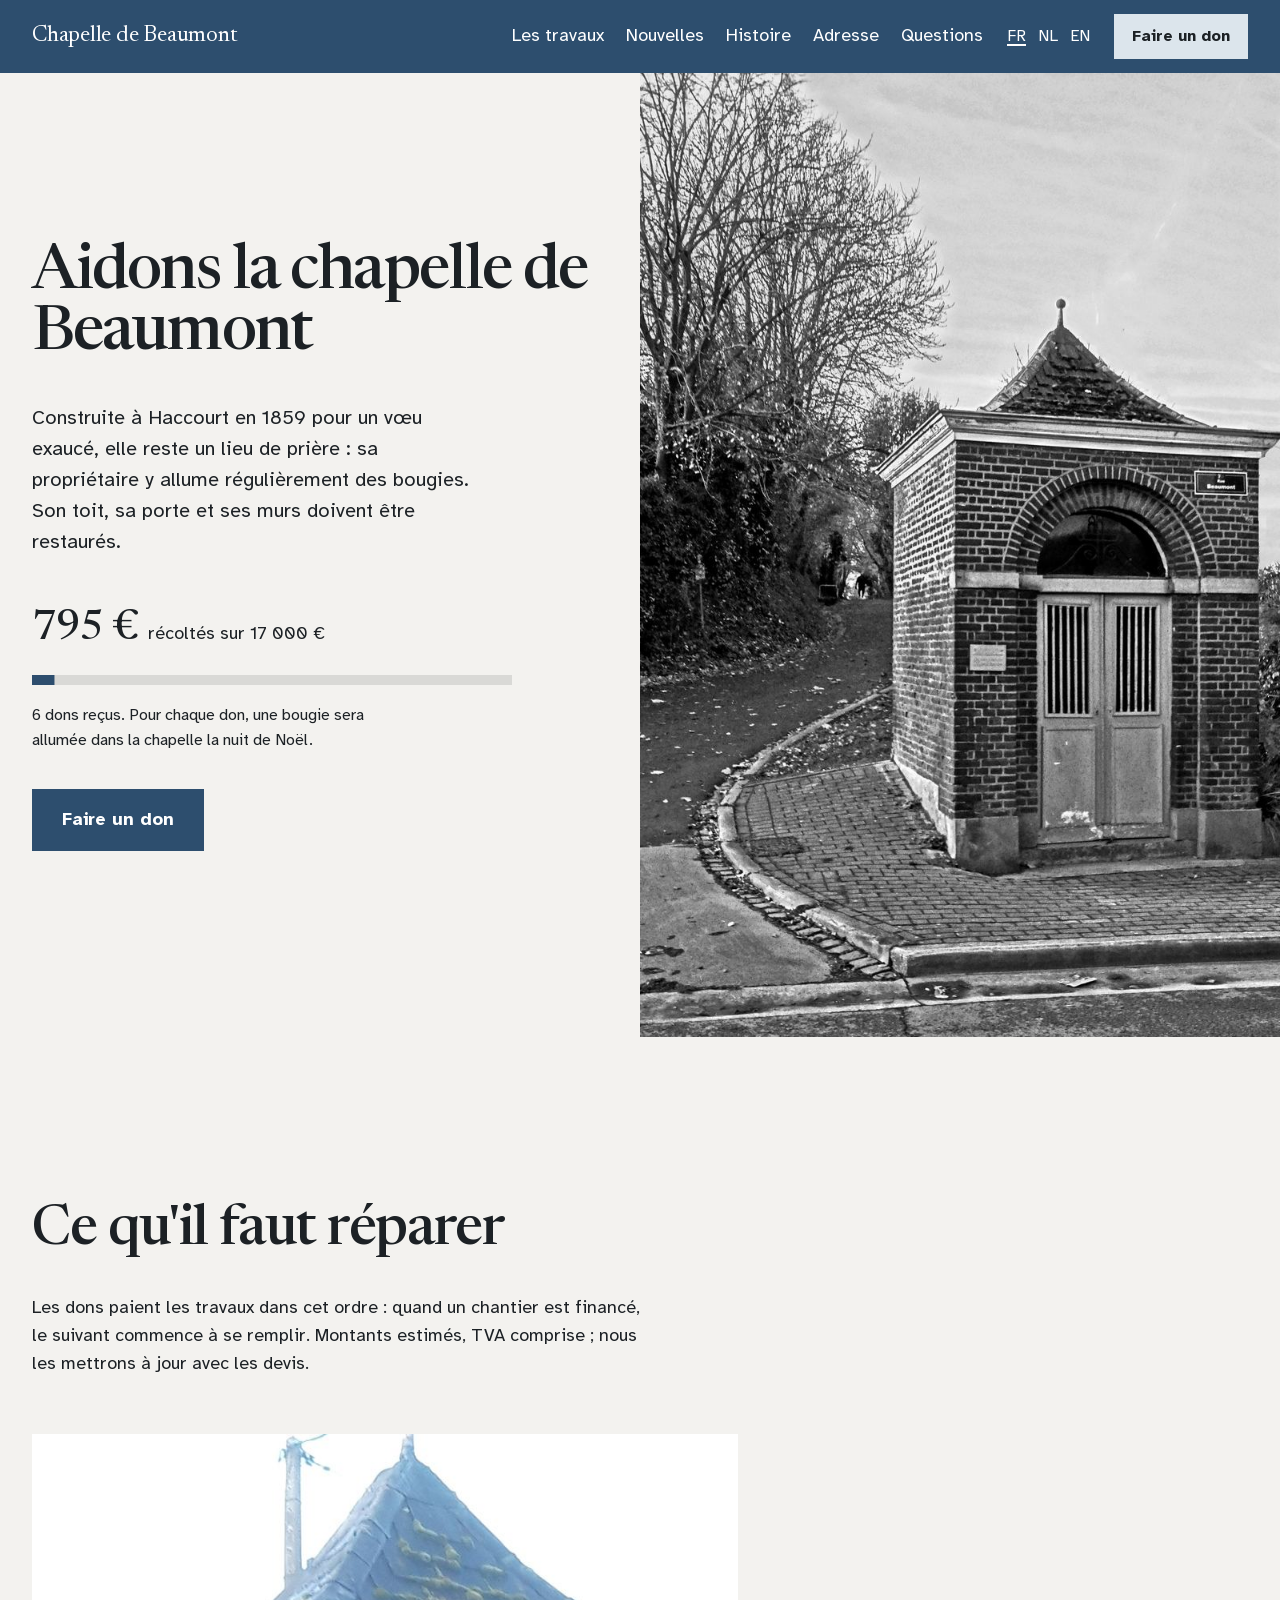
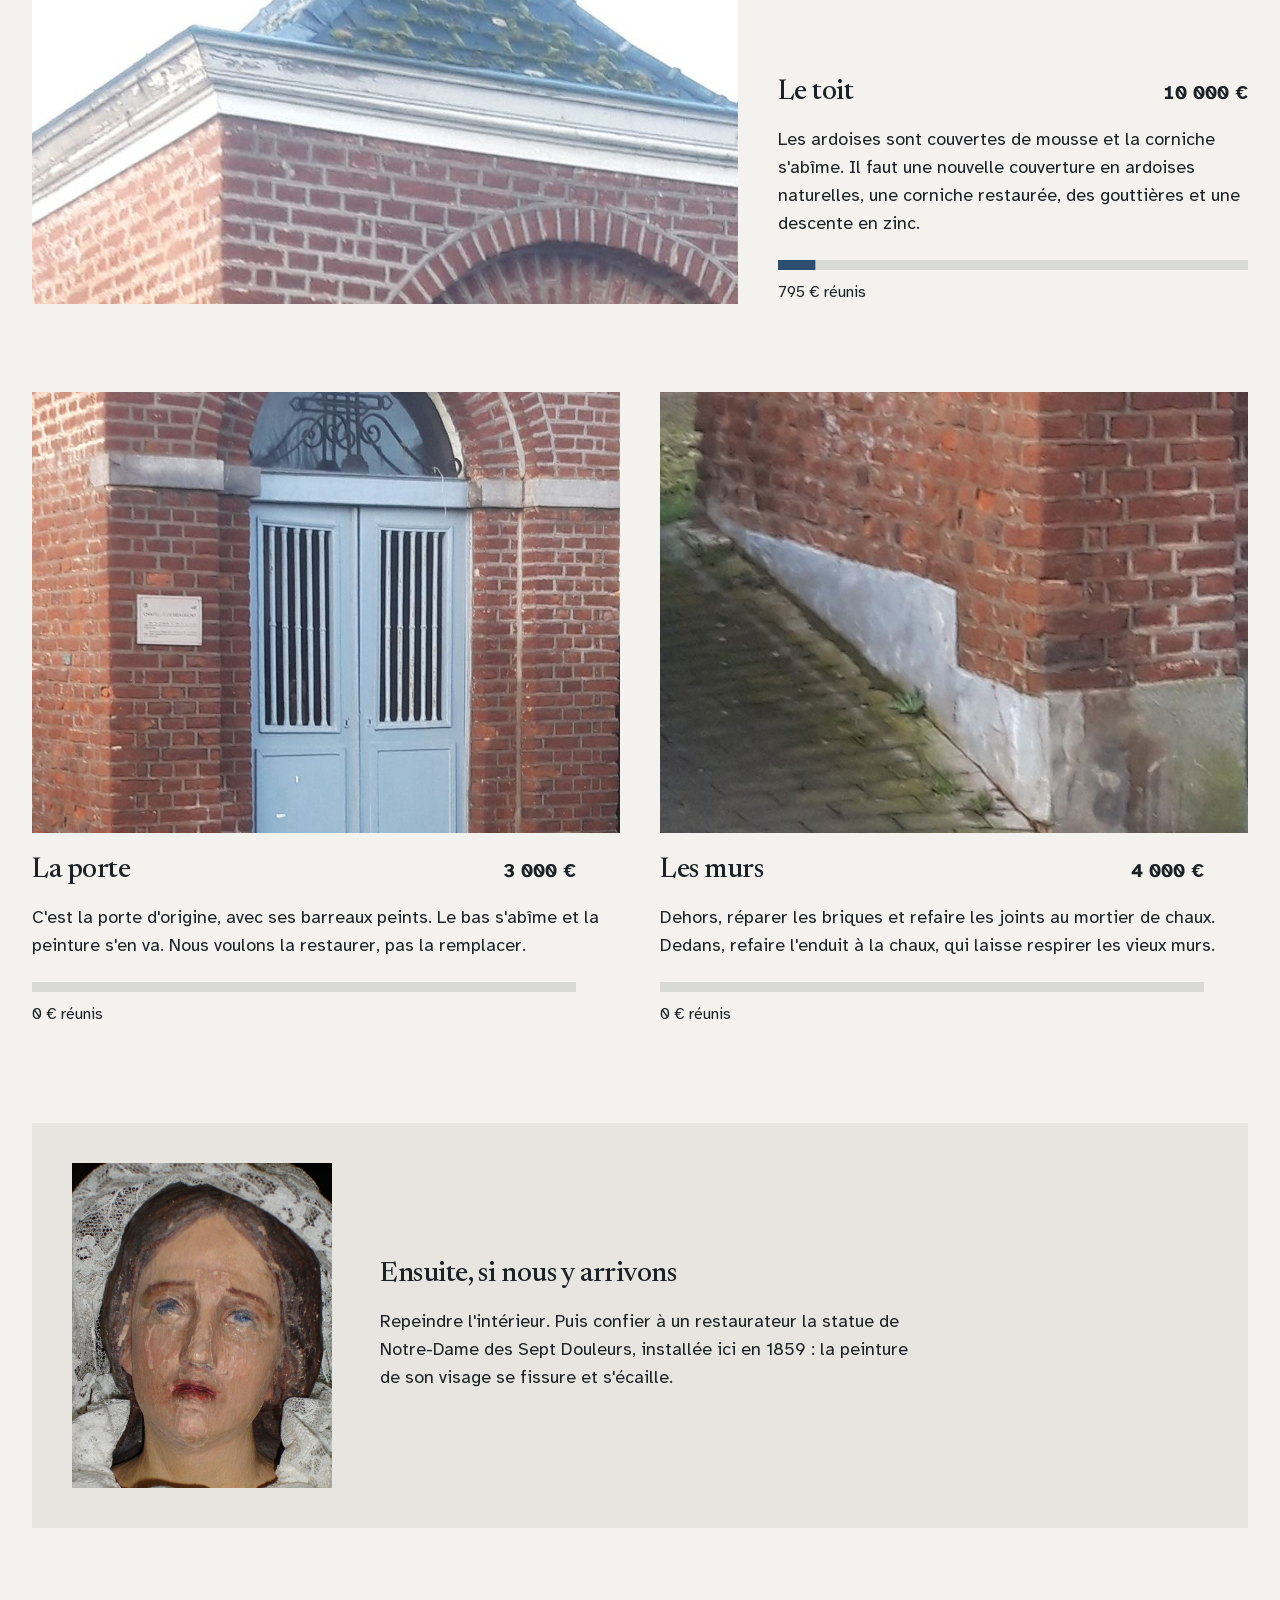
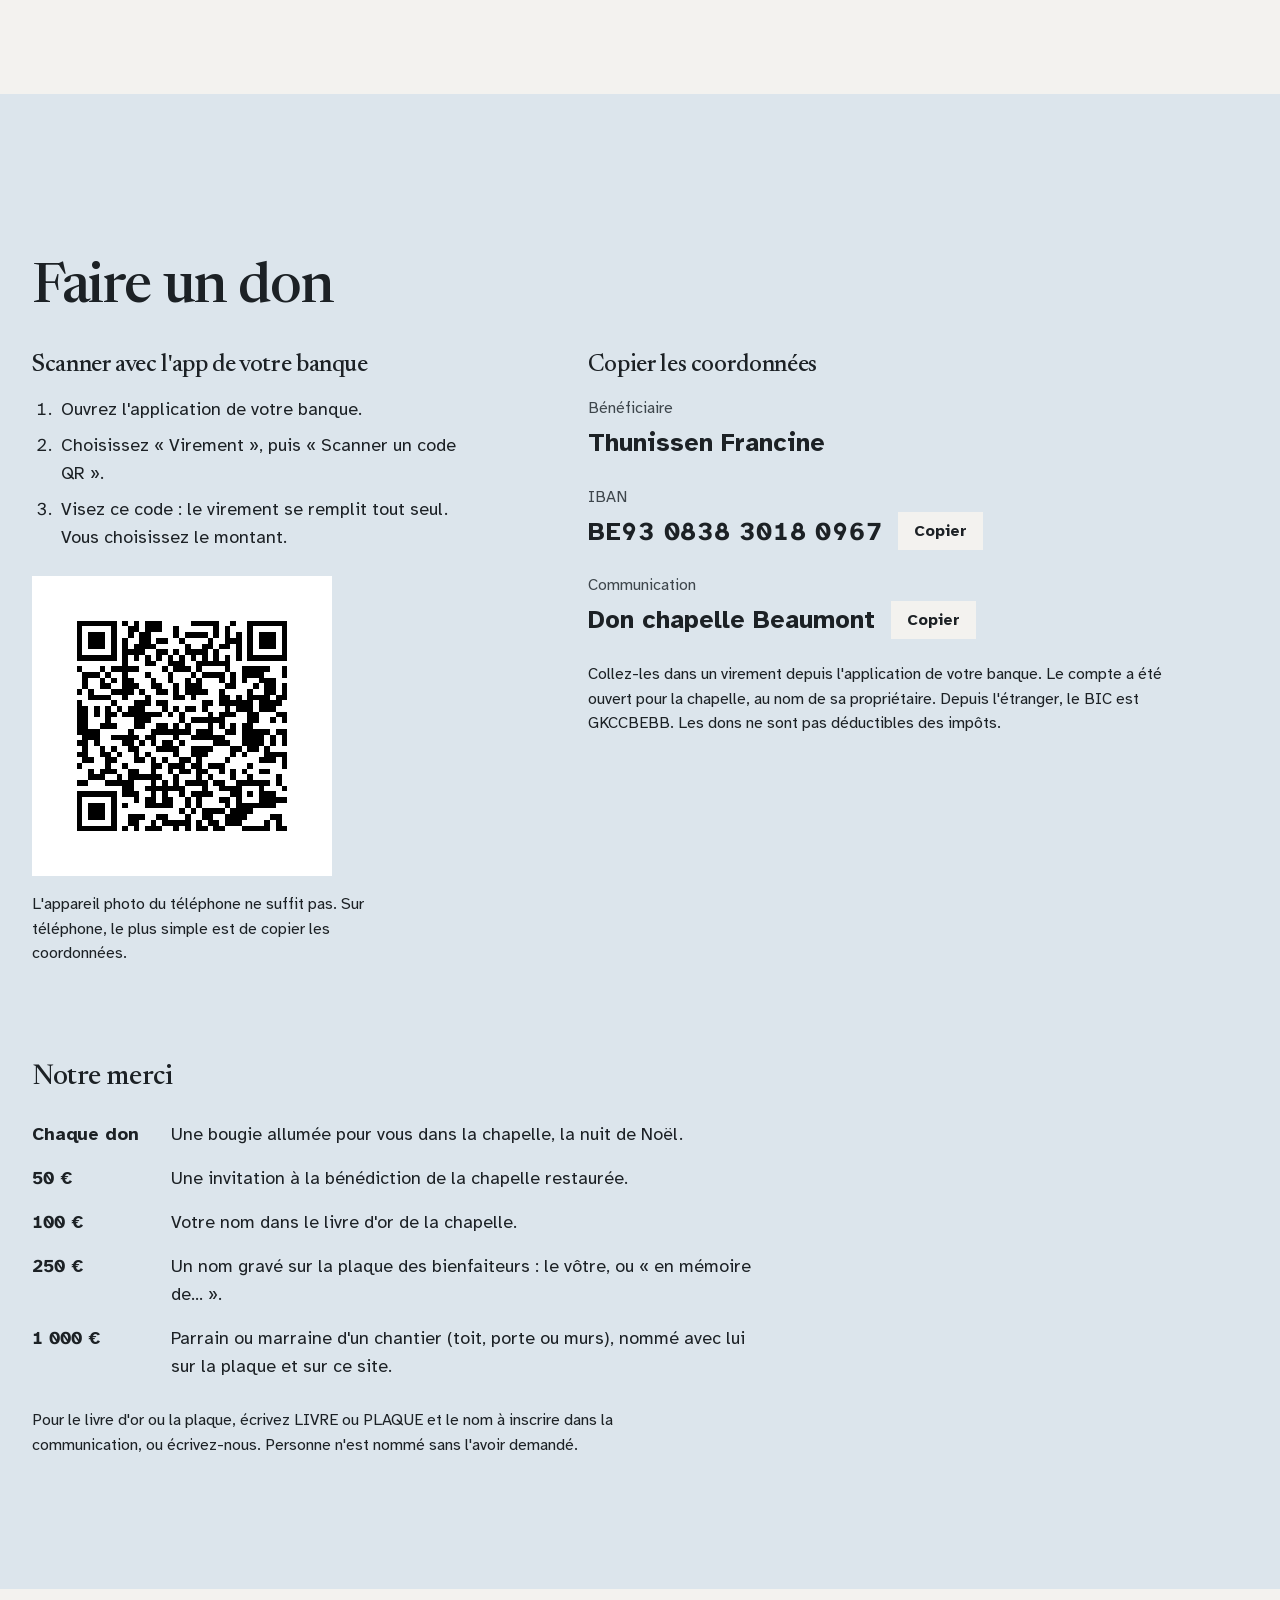
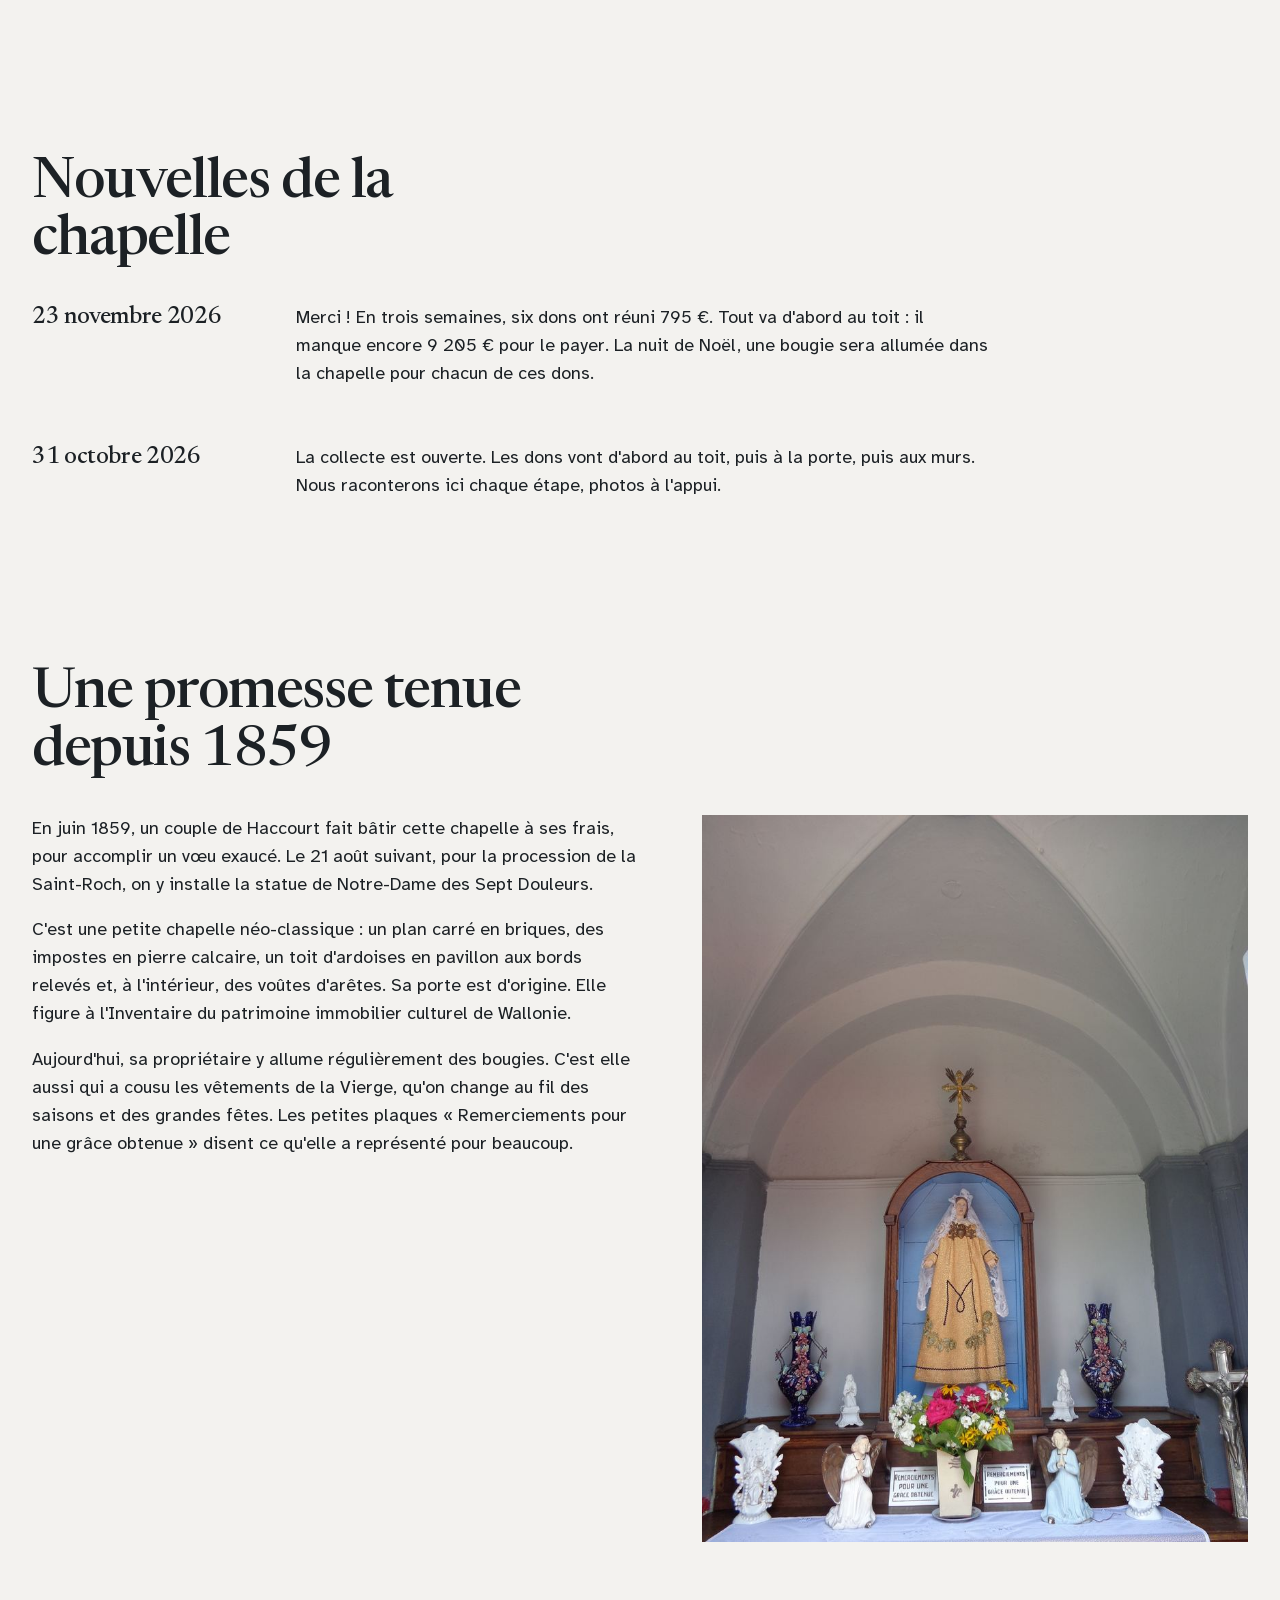
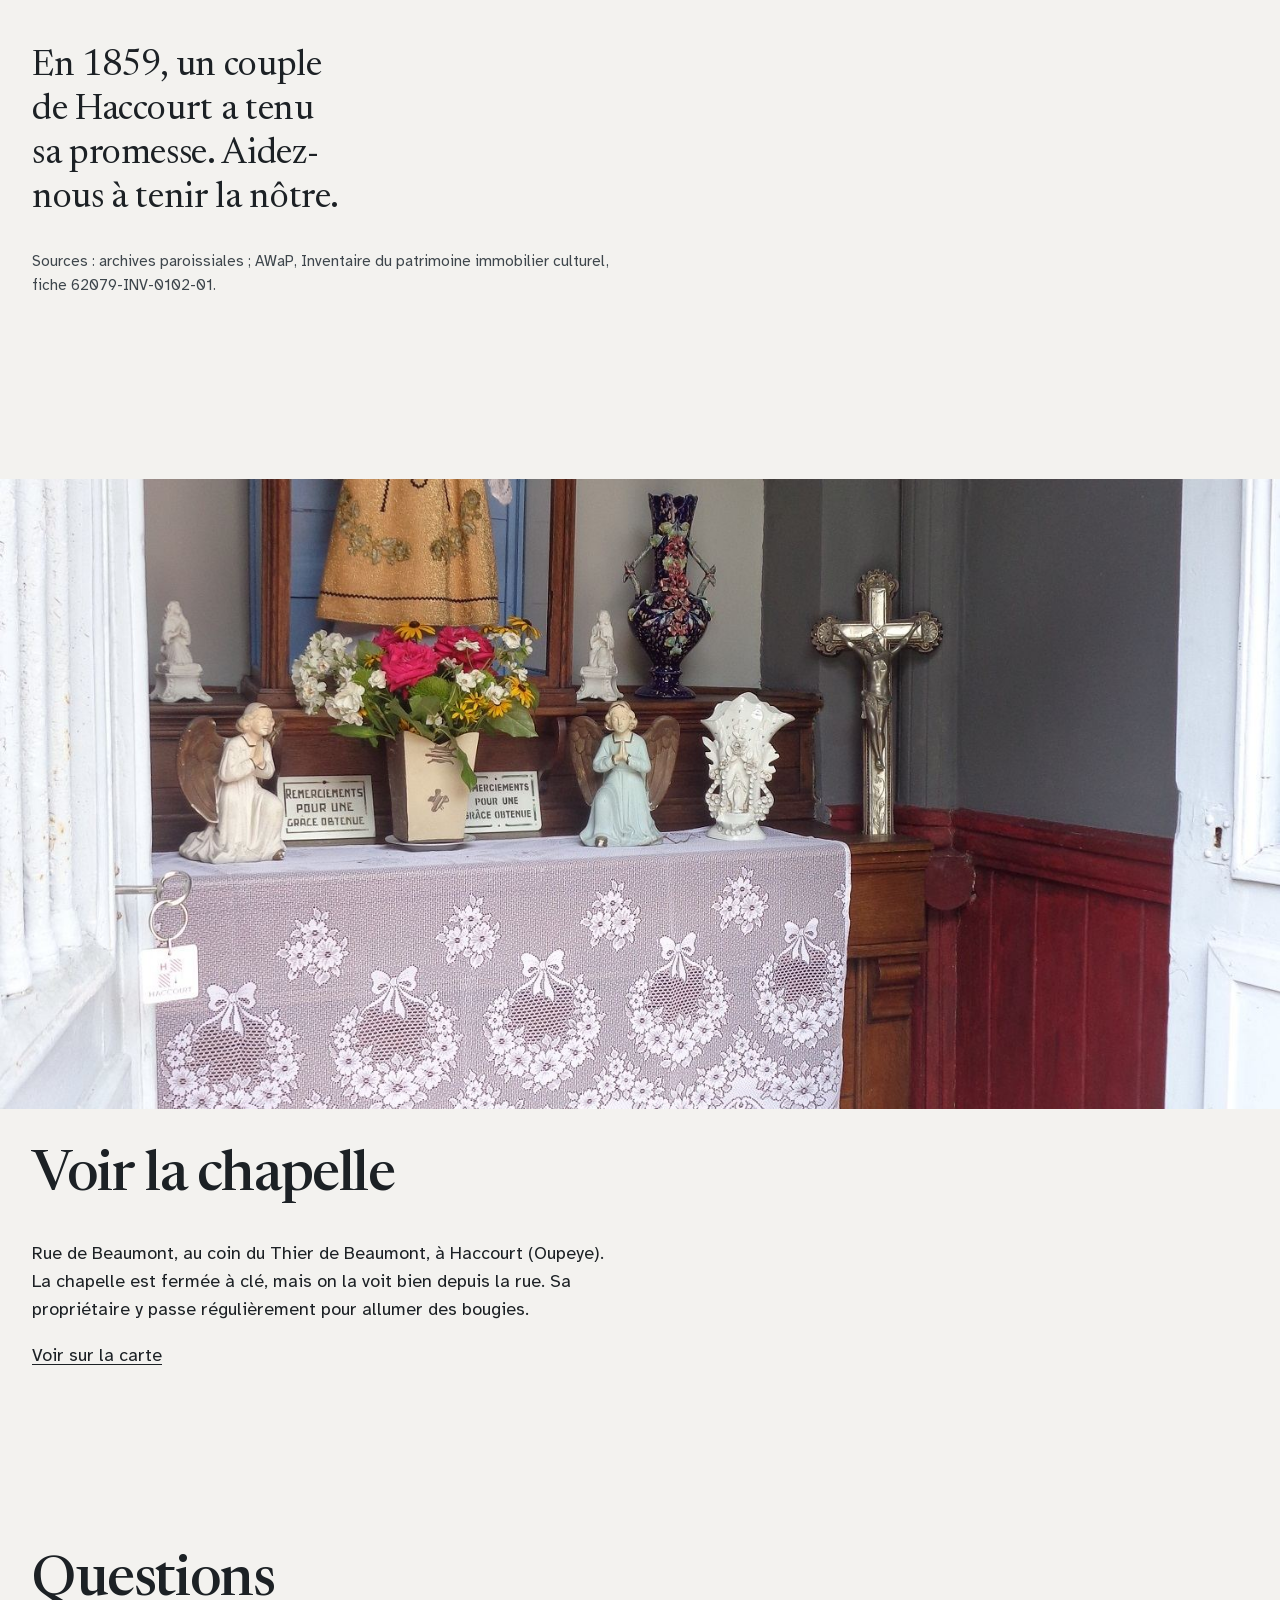
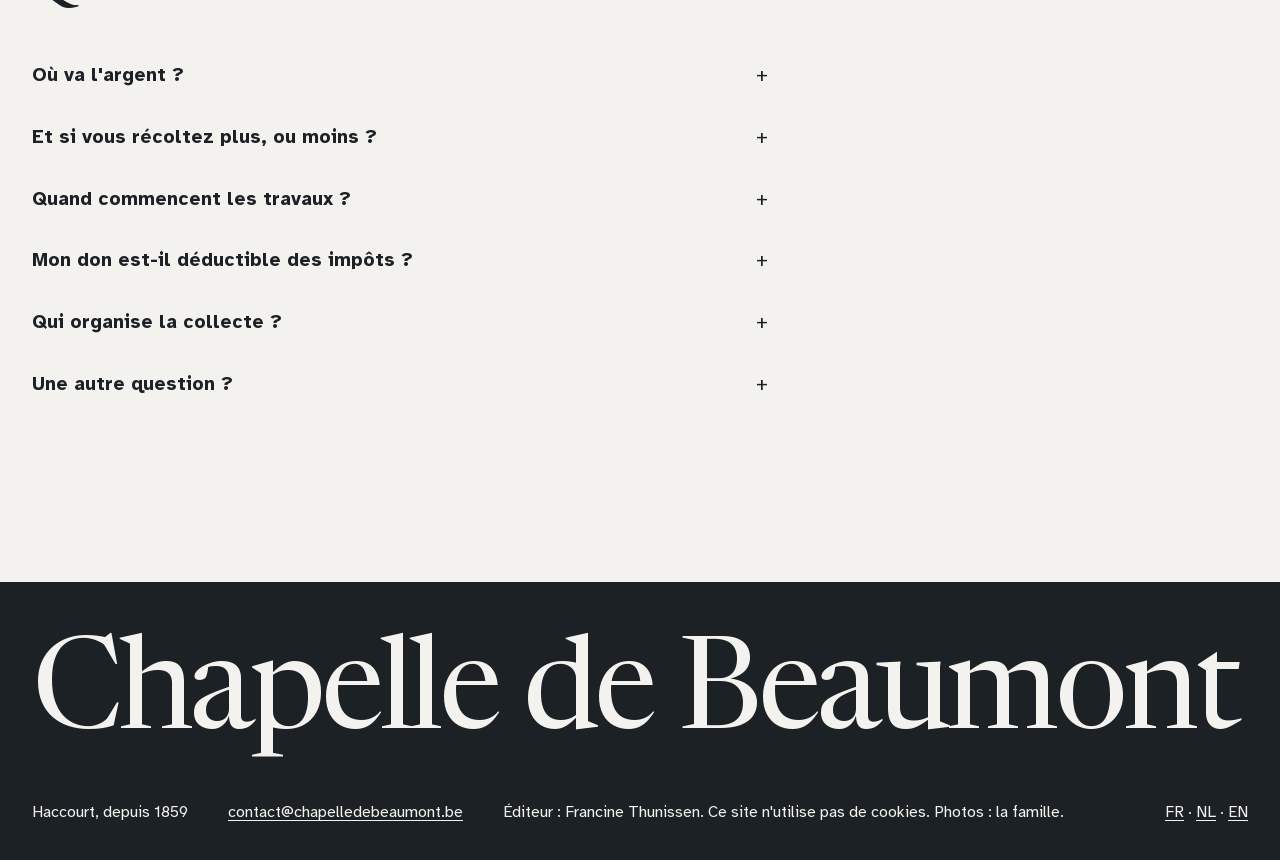
<file: index.html>
<!doctype html>
<html lang="fr">
<head>
<meta charset="utf-8">
<meta name="viewport" content="width=device-width, initial-scale=1">
<title>Chapelle de Beaumont, Haccourt : aidez-nous à la restaurer</title>
<meta name="description" content="Construite en 1859 rue de Beaumont à Haccourt, la chapelle Notre-Dame des Sept Douleurs a besoin d'un nouveau toit, de sa porte restaurée et de murs sains. 17 000 € à réunir.">
<link rel="canonical" href="https://chapelledebeaumont.be/">
<link rel="alternate" hreflang="fr" href="https://chapelledebeaumont.be/">
<link rel="alternate" hreflang="nl" href="https://chapelledebeaumont.be/nl/">
<link rel="alternate" hreflang="en" href="https://chapelledebeaumont.be/en/">
<link rel="alternate" hreflang="x-default" href="https://chapelledebeaumont.be/">
<meta property="og:type" content="website">
<meta property="og:url" content="https://chapelledebeaumont.be/">
<meta property="og:title" content="Aidons la chapelle de Beaumont">
<meta property="og:description" content="Construite à Haccourt en 1859 pour un vœu exaucé. Il faut 17 000 € pour le toit, la porte et les murs. Chaque don allume une bougie.">
<meta property="og:image" content="https://chapelledebeaumont.be/img/og-fr.jpg">
<meta property="og:locale" content="fr_BE">
<meta name="theme-color" content="#2D4E6E">
<link rel="icon" href="/favicon.svg" type="image/svg+xml">
<link rel="stylesheet" href="/style.css">
<script type="module" src="/app.js"></script>
<script type="application/ld+json">{"@context": "https://schema.org", "@type": ["Church", "LandmarksOrHistoricalBuildings"], "name": "Chapelle de Beaumont", "alternateName": ["Chapelle Beaumont", "Chapelle Notre-Dame des Sept Douleurs"], "description": "Chapelle néo-classique bâtie en 1859 rue de Beaumont à Haccourt (Oupeye), dédiée à Notre-Dame des Sept Douleurs. Collecte pour restaurer son toit, sa porte et ses murs.", "url": "https://chapelledebeaumont.be/", "image": "https://chapelledebeaumont.be/img/og-fr.jpg", "address": {"@type": "PostalAddress", "streetAddress": "Rue de Beaumont", "addressLocality": "Haccourt", "addressRegion": "Liège", "postalCode": "4684", "addressCountry": "BE"}, "geo": {"@type": "GeoCoordinates", "latitude": 50.7371013, "longitude": 5.6656834}, "hasMap": "https://maps.app.goo.gl/DFtRdm73fBxWgoe66"}</script>
</head>
<body data-goal="17000" data-last-total="795" data-last-count="6" data-last-date="23/11/2026" data-sheet="">
<a class="skip" href="#contenu">Aller au contenu</a>

<header class="top">
  <a class="wordmark" href="/">Chapelle de Beaumont</a>
  <nav class="links" aria-label="Sections">
    <a href="#travaux">Les travaux</a>
    <a href="#nouvelles">Nouvelles</a>
    <a href="#histoire">Histoire</a>
    <a href="#venir">Adresse</a>
    <a href="#questions">Questions</a>
  </nav>
  <nav class="langs" aria-label="Langue">
    <a href="/" aria-current="page" hreflang="fr" lang="fr">FR</a>
    <a href="/nl/" hreflang="nl" lang="nl">NL</a>
    <a href="/en/" hreflang="en" lang="en">EN</a>
  </nav>
  <a class="btn btn-small" href="#don">Faire un don</a>
</header>

<main id="contenu">
  <section class="hero" aria-labelledby="titre">
    <div class="hero-photo">
      <img src="/img/exterieur-nb-1600.jpg" srcset="/img/exterieur-nb-800.jpg 800w, /img/exterieur-nb-1600.jpg 1360w" sizes="(min-width: 900px) 50vw, 100vw" width="1360" height="2048" fetchpriority="high"
        alt="La chapelle de Beaumont aujourd'hui, au coin de la rue : murs de briques, toit d'ardoises en pointe couvert de mousse, porte à deux battants.">
    </div>
    <div class="hero-text">
      <h1 id="titre">Aidons la chapelle de Beaumont</h1>
      <p class="lede">Construite à Haccourt en 1859 pour un vœu exaucé, elle reste un lieu de prière : sa propriétaire y allume régulièrement des bougies. Son toit, sa porte et ses murs doivent être restaurés.</p>
      <div class="tally">
        <p class="sum"><strong data-total>0 €</strong> récoltés sur 17 000 €</p>
        <div class="bar" data-bar role="progressbar" aria-label="Montant récolté" aria-valuemin="0" aria-valuemax="17000" aria-valuenow="0"></div>
        <p class="gifts"><span data-count>0</span> <span data-count-label data-zero="Soyez le premier à donner." data-one="don reçu." data-many="dons reçus.">dons reçus.</span> Pour chaque don, une bougie sera allumée dans la chapelle la nuit de Noël.</p>
      </div>
      <a class="btn" href="#don">Faire un don</a>
    </div>
  </section>

  <section class="works" id="travaux" aria-labelledby="travaux-titre">
    <h2 id="travaux-titre">Ce qu'il faut réparer</h2>
    <p class="intro">Les dons paient les travaux dans cet ordre : quand un chantier est financé, le suivant commence à se remplir. Montants estimés, TVA comprise ; nous les mettrons à jour avec les devis.</p>

    <article class="job job-main" data-job="10000">
      <img src="/img/toit-1600.jpg" srcset="/img/toit-800.jpg 800w, /img/toit-1600.jpg 1600w" sizes="(min-width: 900px) 58vw, 100vw" loading="lazy"
        alt="Le toit d'ardoises couvert de mousse et la corniche blanche qui s'écaille.">
      <div>
        <h3>Le toit <span class="amount">10 000 €</span></h3>
        <p>Les ardoises sont couvertes de mousse et la corniche s'abîme. Il faut une nouvelle couverture en ardoises naturelles, une corniche restaurée, des gouttières et une descente en zinc.</p>
        <div class="bar" aria-hidden="true"></div>
        <p class="raised"><span data-raised>0 €</span> réunis</p>
      </div>
    </article>

    <div class="job-pair">
      <article class="job" data-job="3000">
        <img src="/img/porte-1600.jpg" srcset="/img/porte-800.jpg 800w, /img/porte-1600.jpg 1600w" sizes="(min-width: 900px) 45vw, 100vw" loading="lazy"
          alt="La porte bleue à deux battants, avec ses barreaux ; la peinture du bas s'en va.">
        <h3>La porte <span class="amount">3 000 €</span></h3>
        <p>C'est la porte d'origine, avec ses barreaux peints. Le bas s'abîme et la peinture s'en va. Nous voulons la restaurer, pas la remplacer.</p>
        <div class="bar" aria-hidden="true"></div>
        <p class="raised"><span data-raised>0 €</span> réunis</p>
      </article>
      <article class="job" data-job="4000">
        <img src="/img/murs-1600.jpg" srcset="/img/murs-800.jpg 800w, /img/murs-1600.jpg 1600w" sizes="(min-width: 900px) 45vw, 100vw" loading="lazy"
          alt="Le mur de briques et le soubassement en pierre bleue couvert d'algues.">
        <h3>Les murs <span class="amount">4 000 €</span></h3>
        <p>Dehors, réparer les briques et refaire les joints au mortier de chaux. Dedans, refaire l'enduit à la chaux, qui laisse respirer les vieux murs.</p>
        <div class="bar" aria-hidden="true"></div>
        <p class="raised"><span data-raised>0 €</span> réunis</p>
      </article>
    </div>

    <div class="next">
      <img src="/img/visage-800.jpg" width="800" height="1000" loading="lazy"
        alt="Le visage peint de la statue de Notre-Dame des Sept Douleurs ; la peinture se fissure et s'écaille.">
      <div>
        <h3>Ensuite, si nous y arrivons</h3>
        <p>Repeindre l'intérieur. Puis confier à un restaurateur la statue de Notre-Dame des Sept Douleurs, installée ici en 1859 : la peinture de son visage se fissure et s'écaille.</p>
      </div>
    </div>
  </section>

  <section class="give" id="don" aria-labelledby="don-titre">
    <h2 id="don-titre">Faire un don</h2>
    <div class="give-grid">
      <div class="bank">
        <h3>Copier les coordonnées</h3>
        <dl>
          <dt>Bénéficiaire</dt>
          <dd>Thunissen Francine</dd>
          <dt>IBAN</dt>
          <dd><span class="iban">BE93 0838 3018 0967</span> <button class="copy" type="button" data-copy="BE93083830180967" data-done="Copié">Copier</button></dd>
          <dt>Communication</dt>
          <dd>Don chapelle Beaumont <button class="copy" type="button" data-copy="Don chapelle Beaumont" data-done="Copié">Copier</button></dd>
        </dl>
        <p class="small">Collez-les dans un virement depuis l'application de votre banque. Le compte a été ouvert pour la chapelle, au nom de sa propriétaire. Depuis l'étranger, le BIC est GKCCBEBB. Les dons ne sont pas déductibles des impôts.</p>
      </div>
      <div class="scan">
        <h3>Scanner avec l'app de votre banque</h3>
        <ol class="steps">
          <li>Ouvrez l'application de votre banque.</li>
          <li>Choisissez « Virement », puis « Scanner un code QR ».</li>
          <li>Visez ce code : le virement se remplit tout seul. Vous choisissez le montant.</li>
        </ol>
        <div class="qr-tile"><img src="/qr-virement.svg?v=2" width="300" height="300" alt="Code QR de paiement : virement à Thunissen Francine, BE93 0838 3018 0967, communication « Don chapelle Beaumont »."></div>
        <p class="small">L'appareil photo du téléphone ne suffit pas. Sur téléphone, le plus simple est de copier les coordonnées.</p>
      </div>
    </div>

    <h3>Notre merci</h3>
    <dl class="thanks">
      <dt>Chaque don</dt><dd>Une bougie allumée pour vous dans la chapelle, la nuit de Noël.</dd>
      <dt>50 €</dt><dd>Une invitation à la bénédiction de la chapelle restaurée.</dd>
      <dt>100 €</dt><dd>Votre nom dans le livre d'or de la chapelle.</dd>
      <dt>250 €</dt><dd>Un nom gravé sur la plaque des bienfaiteurs : le vôtre, ou « en mémoire de… ».</dd>
      <dt>1 000 €</dt><dd>Parrain ou marraine d'un chantier (toit, porte ou murs), nommé avec lui sur la plaque et sur ce site.</dd>
    </dl>
    <p class="small">Pour le livre d'or ou la plaque, écrivez LIVRE ou PLAQUE et le nom à inscrire dans la communication, ou écrivez-nous. Personne n'est nommé sans l'avoir demandé.</p>
  </section>

  <section class="news" id="nouvelles" aria-labelledby="nouvelles-titre">
    <h2 id="nouvelles-titre">Nouvelles de la chapelle</h2>
    <article>
      <h3><time datetime="2026-11-23">23 novembre 2026</time></h3>
      <p>Merci ! En trois semaines, six dons ont réuni 795 €. Tout va d'abord au toit : il manque encore 9 205 € pour le payer. La nuit de Noël, une bougie sera allumée dans la chapelle pour chacun de ces dons.</p>
    </article>
    <article>
      <h3><time datetime="2026-10-31">31 octobre 2026</time></h3>
      <p>La collecte est ouverte. Les dons vont d'abord au toit, puis à la porte, puis aux murs. Nous raconterons ici chaque étape, photos à l'appui.</p>
    </article>
  </section>

  <section class="story" id="histoire" aria-labelledby="histoire-titre">
    <h2 id="histoire-titre">Une promesse tenue depuis 1859</h2>
    <div class="story-grid">
      <div class="story-text">
        <p>En juin 1859, un couple de Haccourt fait bâtir cette chapelle à ses frais, pour accomplir un vœu exaucé. Le 21 août suivant, pour la procession de la Saint-Roch, on y installe la statue de Notre-Dame des Sept Douleurs.</p>
        <p>C'est une petite chapelle néo-classique : un plan carré en briques, des impostes en pierre calcaire, un toit d'ardoises en pavillon aux bords relevés et, à l'intérieur, des voûtes d'arêtes. Sa porte est d'origine. Elle figure à l'Inventaire du patrimoine immobilier culturel de Wallonie.</p>
        <p>Aujourd'hui, sa propriétaire y allume régulièrement des bougies. C'est elle aussi qui a cousu les vêtements de la Vierge, qu'on change au fil des saisons et des grandes fêtes. Les petites plaques « Remerciements pour une grâce obtenue » disent ce qu'elle a représenté pour beaucoup.</p>
      </div>
      <img src="/img/interieur-1600.jpg" srcset="/img/interieur-800.jpg 800w, /img/interieur-1600.jpg 1500w" sizes="(min-width: 900px) 45vw, 100vw" loading="lazy"
        alt="L'autel : la statue habillée de Notre-Dame des Sept Douleurs dans sa niche bleue, entre des vases, des anges et des plaques de remerciement.">
    </div>
    <blockquote class="statement"><p>En 1859, un couple de Haccourt a tenu sa promesse. Aidez-nous à tenir la nôtre.</p></blockquote>
    <p class="source">Sources : archives paroissiales ; AWaP, Inventaire du patrimoine immobilier culturel, fiche 62079-INV-0102-01.</p>
  </section>

  <section class="visit" id="venir" aria-labelledby="venir-titre">
    <img src="/img/bougies-1600.jpg" srcset="/img/bougies-800.jpg 800w, /img/bougies-1600.jpg 1500w" sizes="100vw" loading="lazy"
      alt="L'intérieur vu depuis la porte : la statue, les fleurs et des bougies allumées.">
    <div class="visit-text">
      <h2 id="venir-titre">Voir la chapelle</h2>
      <p>Rue de Beaumont, au coin du Thier de Beaumont, à Haccourt (Oupeye). La chapelle est fermée à clé, mais on la voit bien depuis la rue. Sa propriétaire y passe régulièrement pour allumer des bougies.</p>
      <p><a href="https://maps.app.goo.gl/DFtRdm73fBxWgoe66">Voir sur la carte</a></p>
    </div>
  </section>

  <section class="faq" id="questions" aria-labelledby="questions-titre">
    <h2 id="questions-titre">Questions</h2>
    <details><summary>Où va l'argent ?</summary><p>Sur un compte d'épargne ouvert pour la chapelle, au nom de sa propriétaire, Francine Thunissen. Il ne sert qu'aux travaux. Nous publierons ici l'avancement et les dépenses.</p></details>
    <details><summary>Et si vous récoltez plus, ou moins ?</summary><p>Les travaux se font dans l'ordre : le toit, la porte, puis les murs. S'il reste de l'argent, il va au chantier suivant : la peinture intérieure, puis la statue.</p></details>
    <details><summary>Quand commencent les travaux ?</summary><p>Quand l'argent du toit est réuni et que la Région wallonne a répondu à notre demande de subside pour le petit patrimoine : la règle interdit de commencer avant sa décision. Nous annoncerons la date ici.</p></details>
    <details><summary>Mon don est-il déductible des impôts ?</summary><p>Non. La chapelle appartient à une famille, pas à une association reconnue.</p></details>
    <details><summary>Qui organise la collecte ?</summary><p>Francine Thunissen, propriétaire de la chapelle, avec sa famille.</p></details>
    <details><summary>Une autre question ?</summary><p>Écrivez à <a href="mailto:contact@chapelledebeaumont.be">contact@chapelledebeaumont.be</a>.</p></details>
  </section>
</main>

<footer class="foot">
  <p class="foot-name">Chapelle de Beaumont</p>
  <div class="foot-row">
    <p>Haccourt, depuis 1859</p>
    <p><a href="mailto:contact@chapelledebeaumont.be">contact@chapelledebeaumont.be</a></p>
    <p>Éditeur : Francine Thunissen. Ce site n'utilise pas de cookies. Photos : la famille.</p>
    <nav aria-label="Langue"><a href="/" lang="fr">FR</a> · <a href="/nl/" lang="nl">NL</a> · <a href="/en/" lang="en">EN</a></nav>
  </div>
</footer>
</body>
</html>
</file>
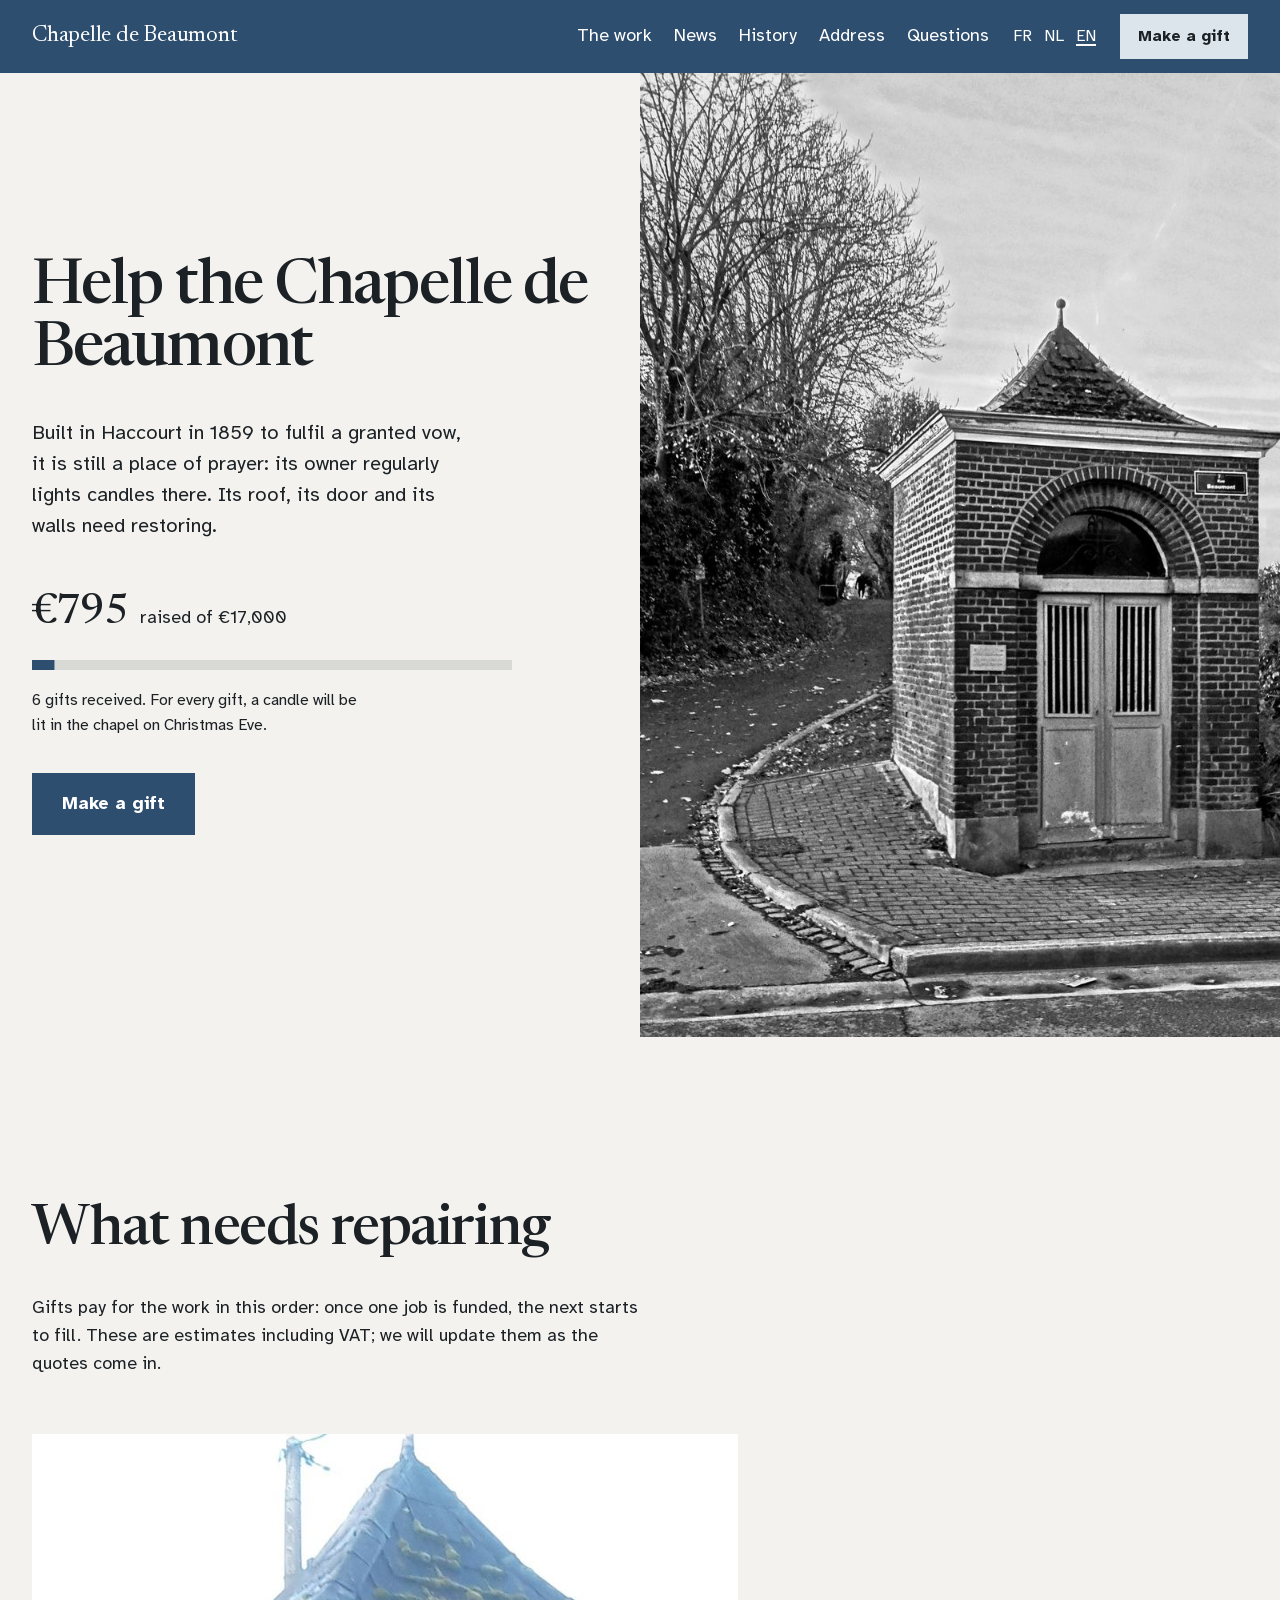
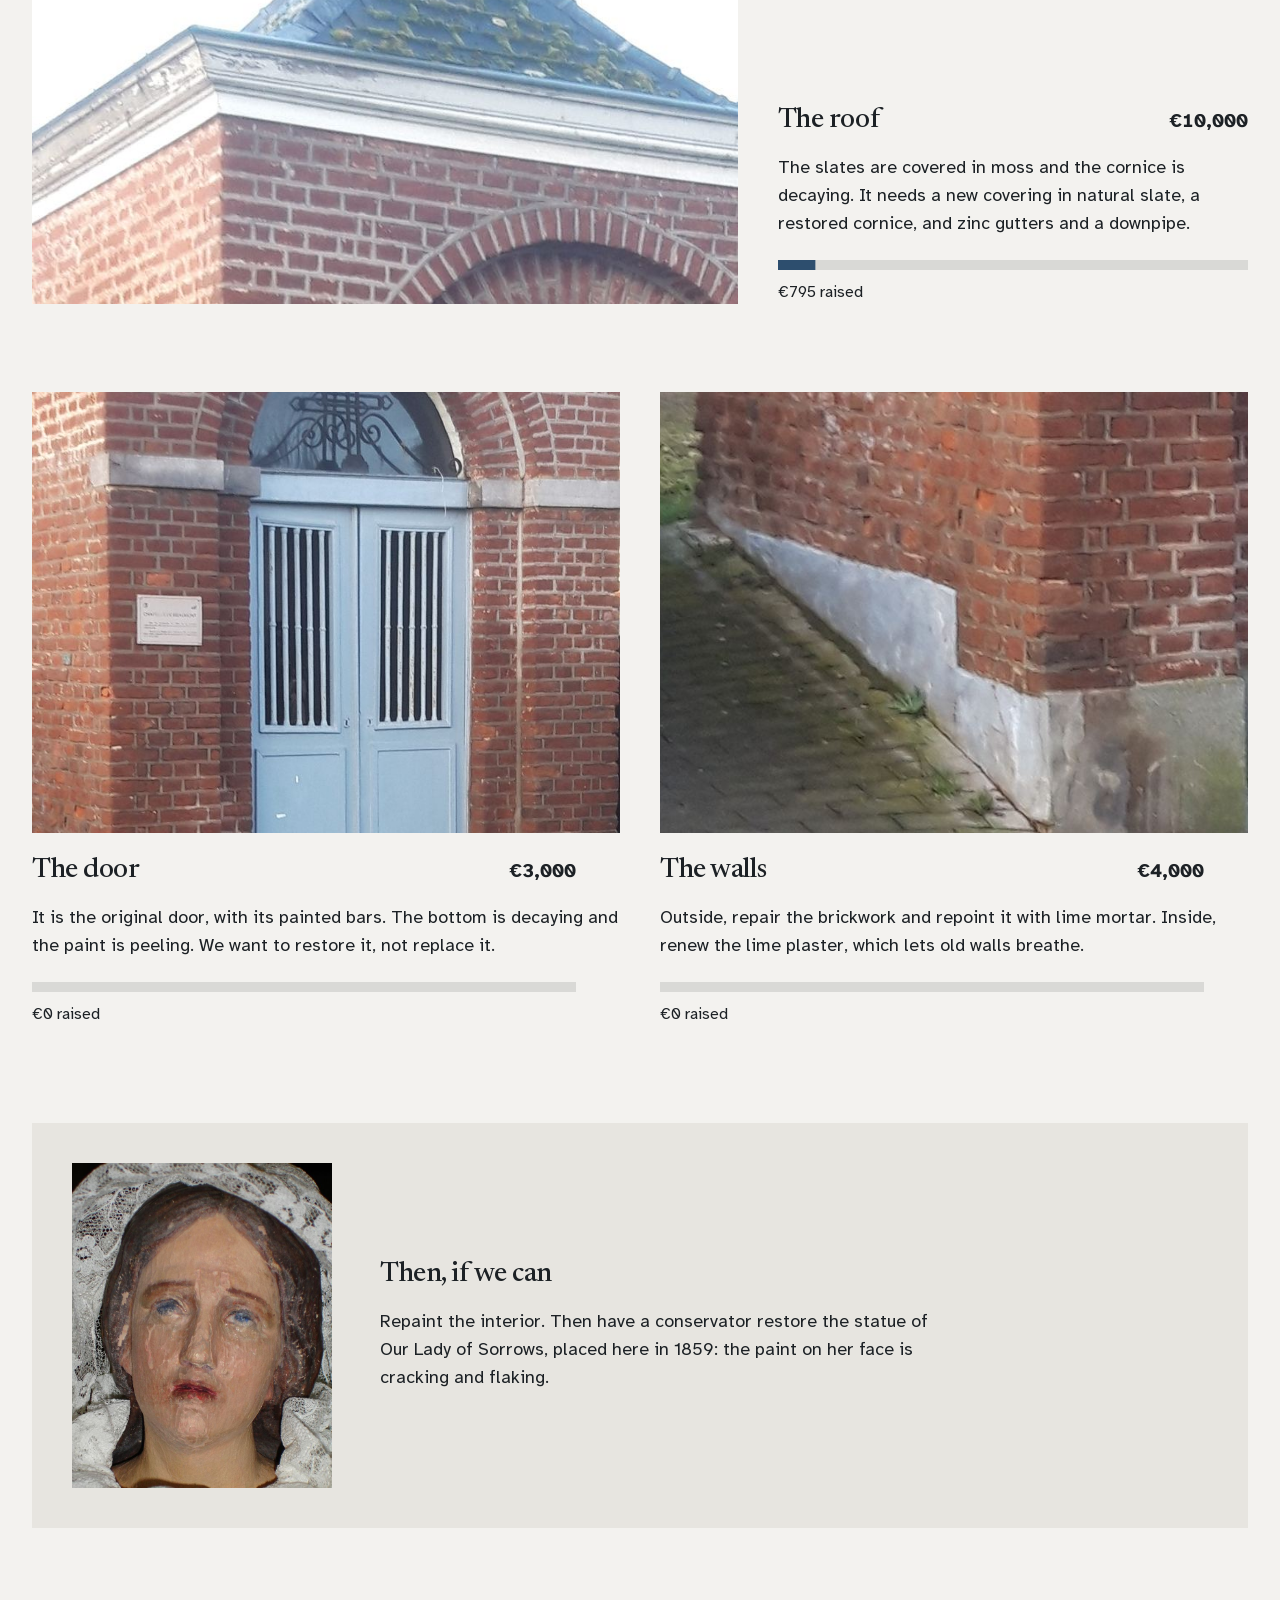
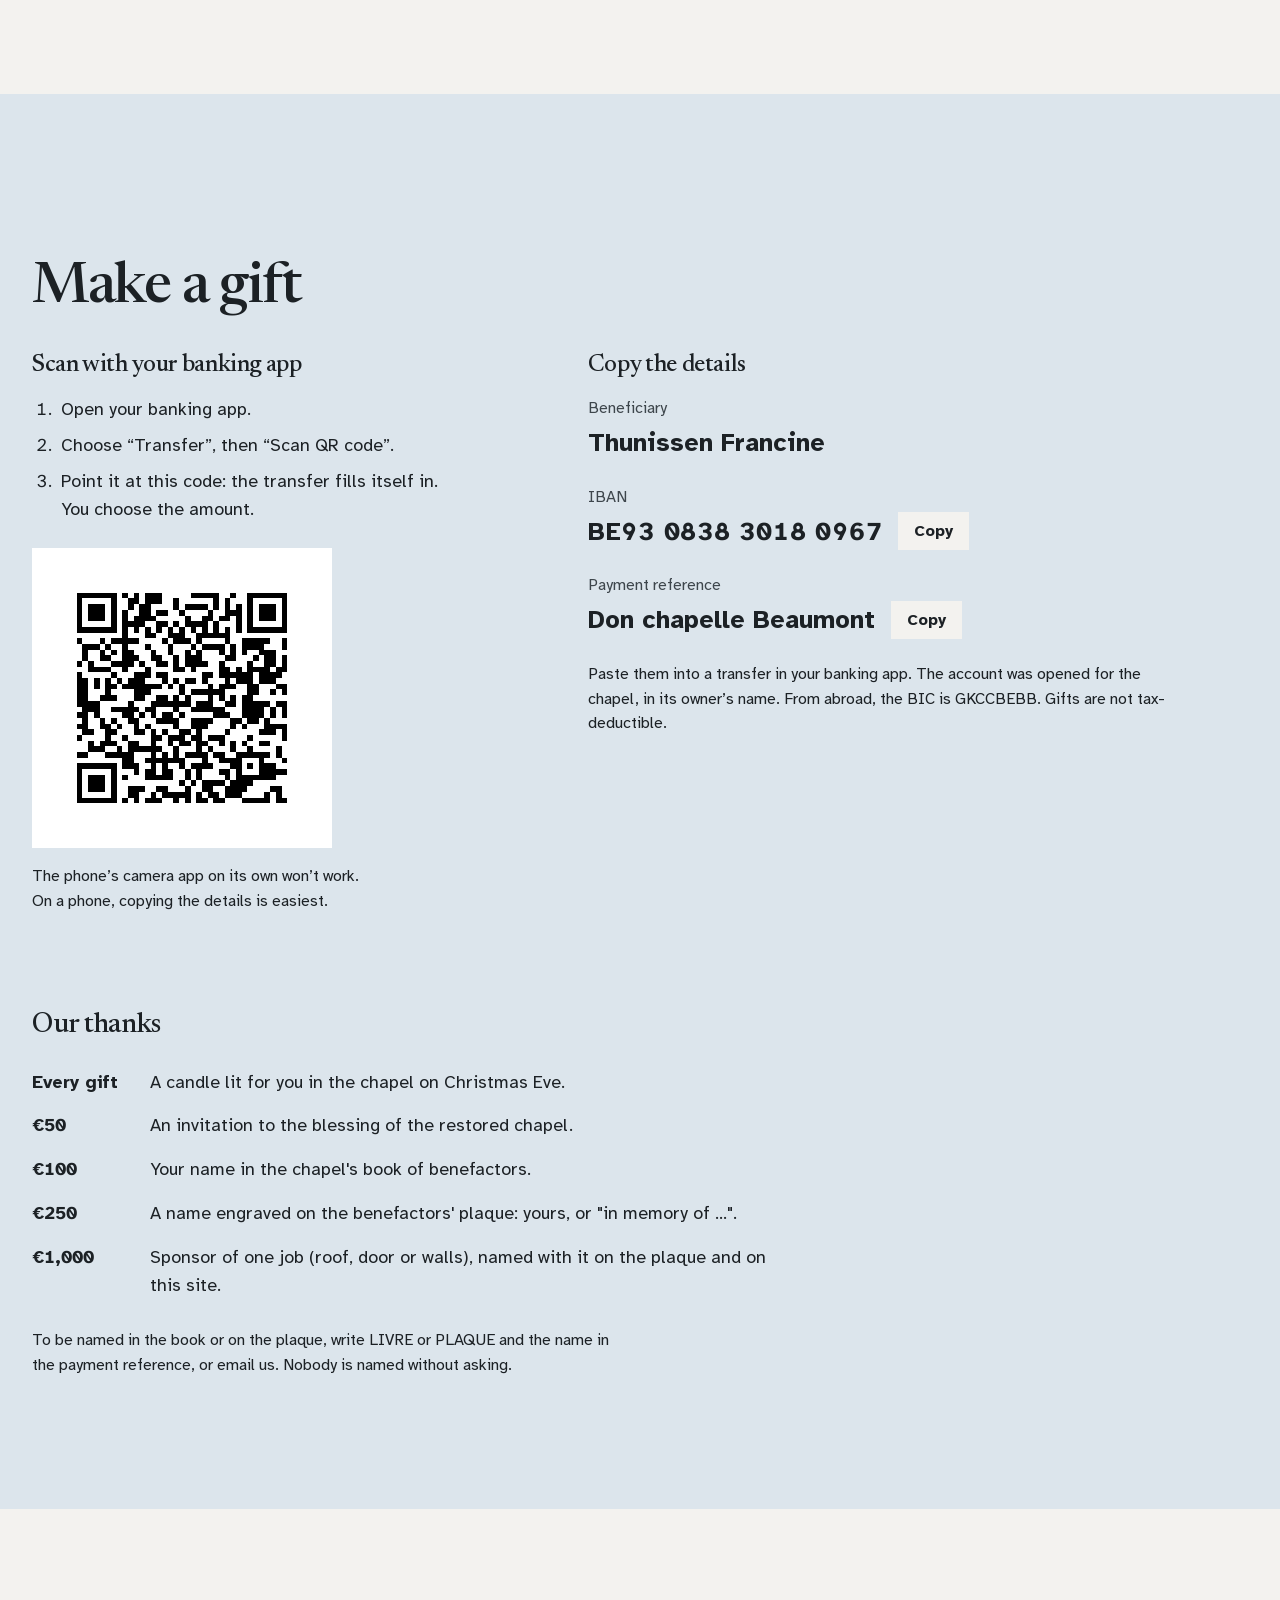
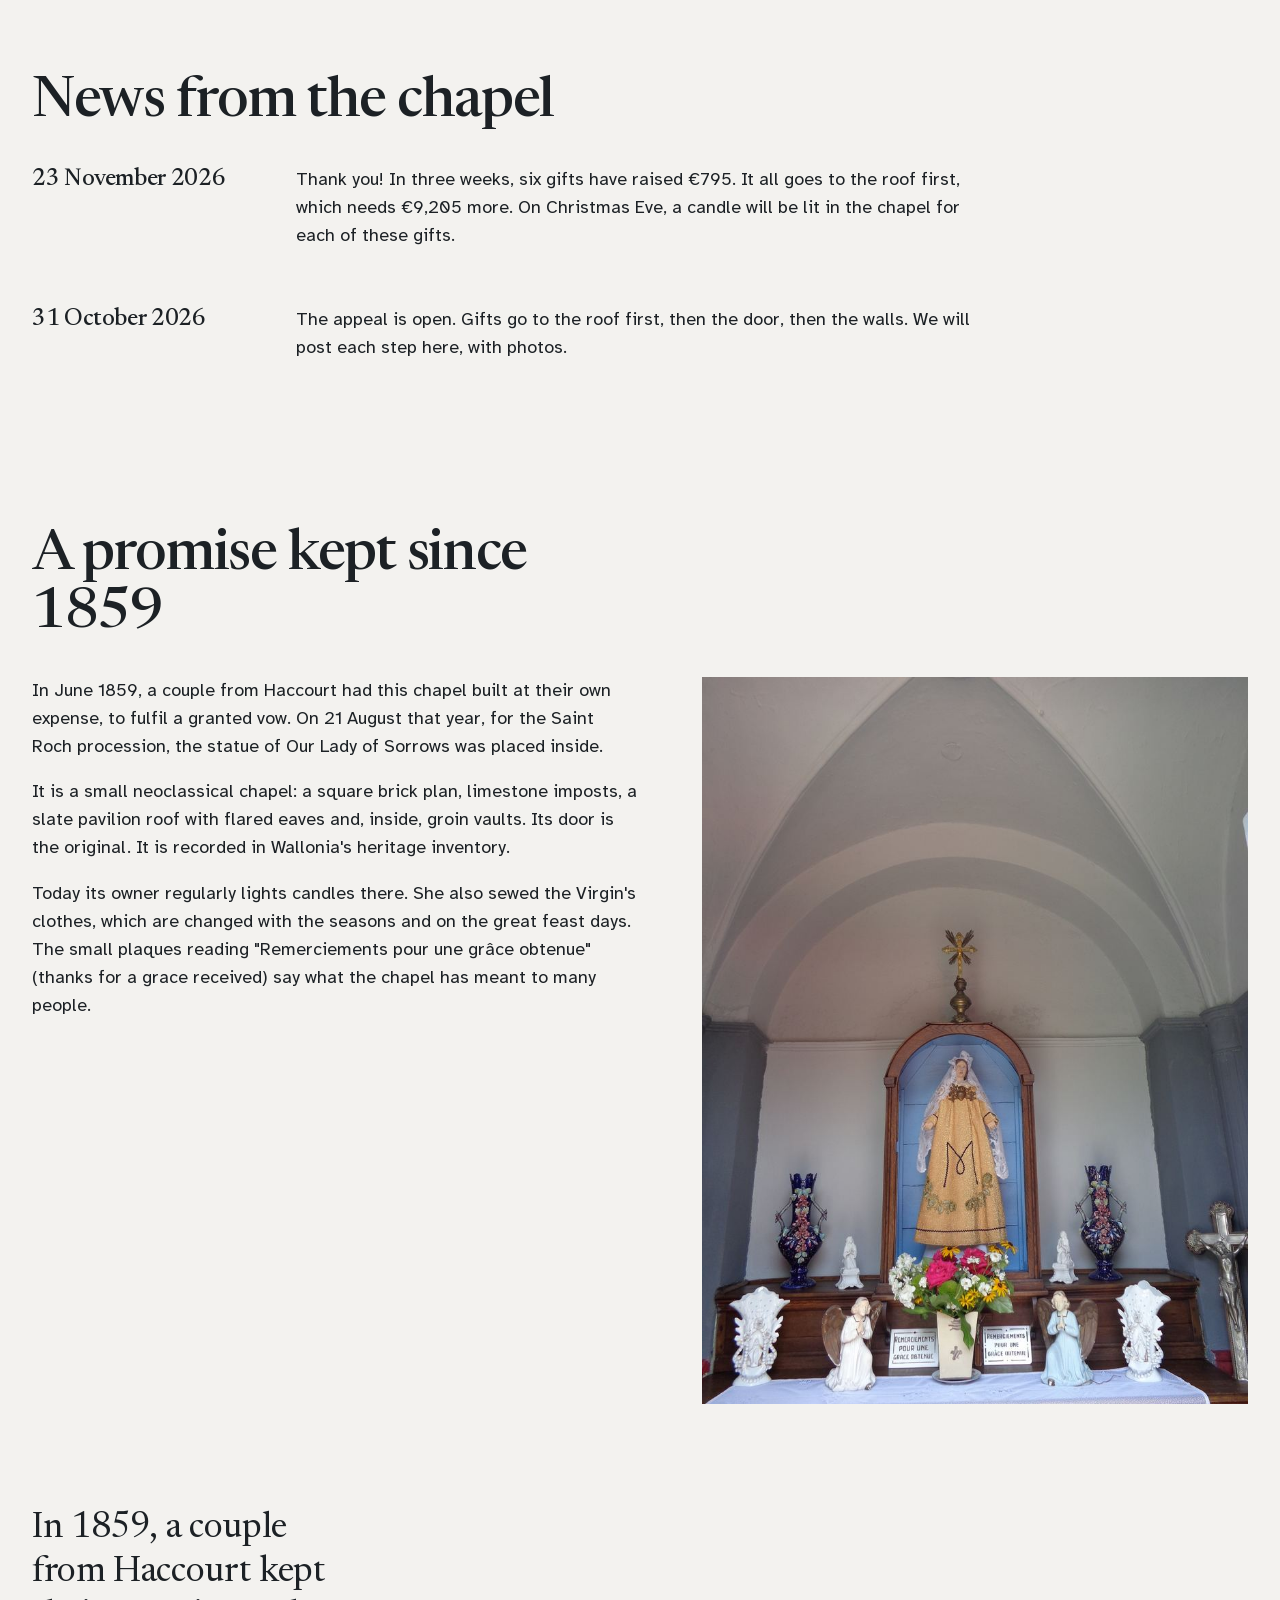
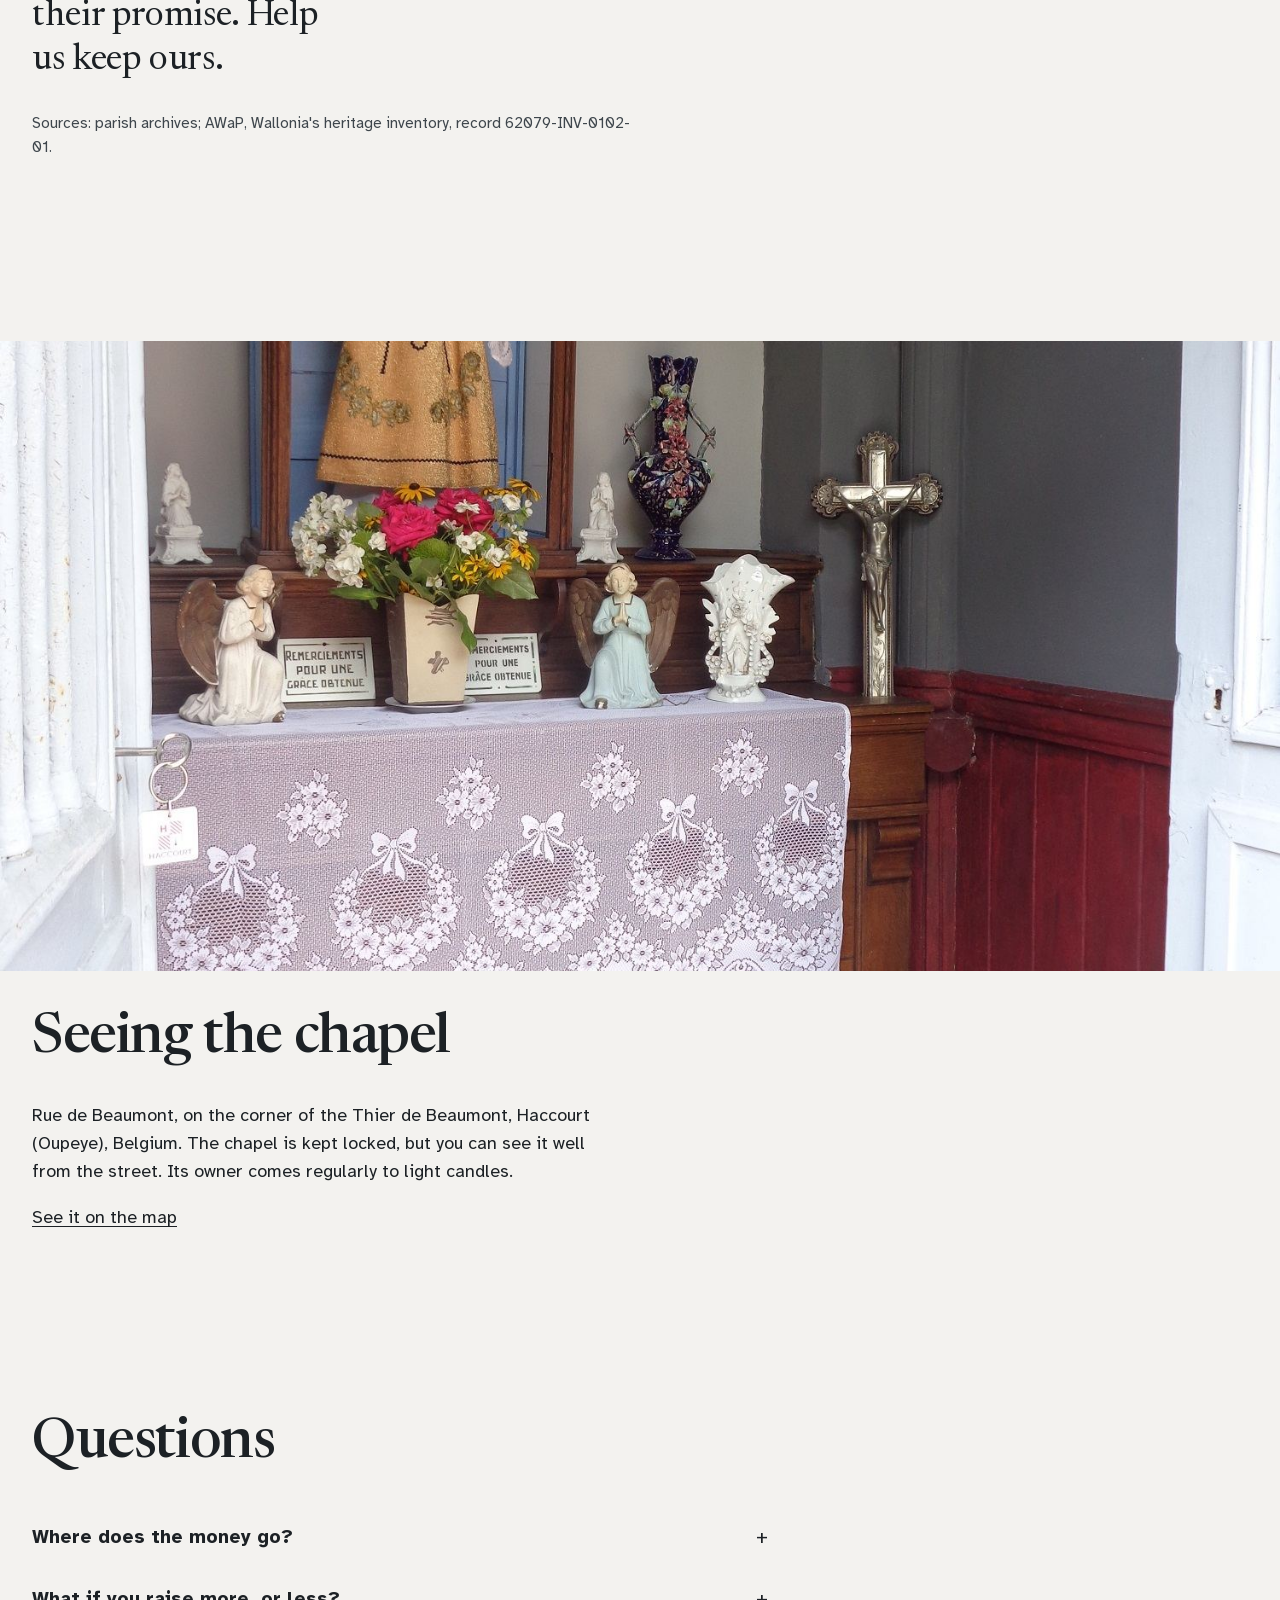
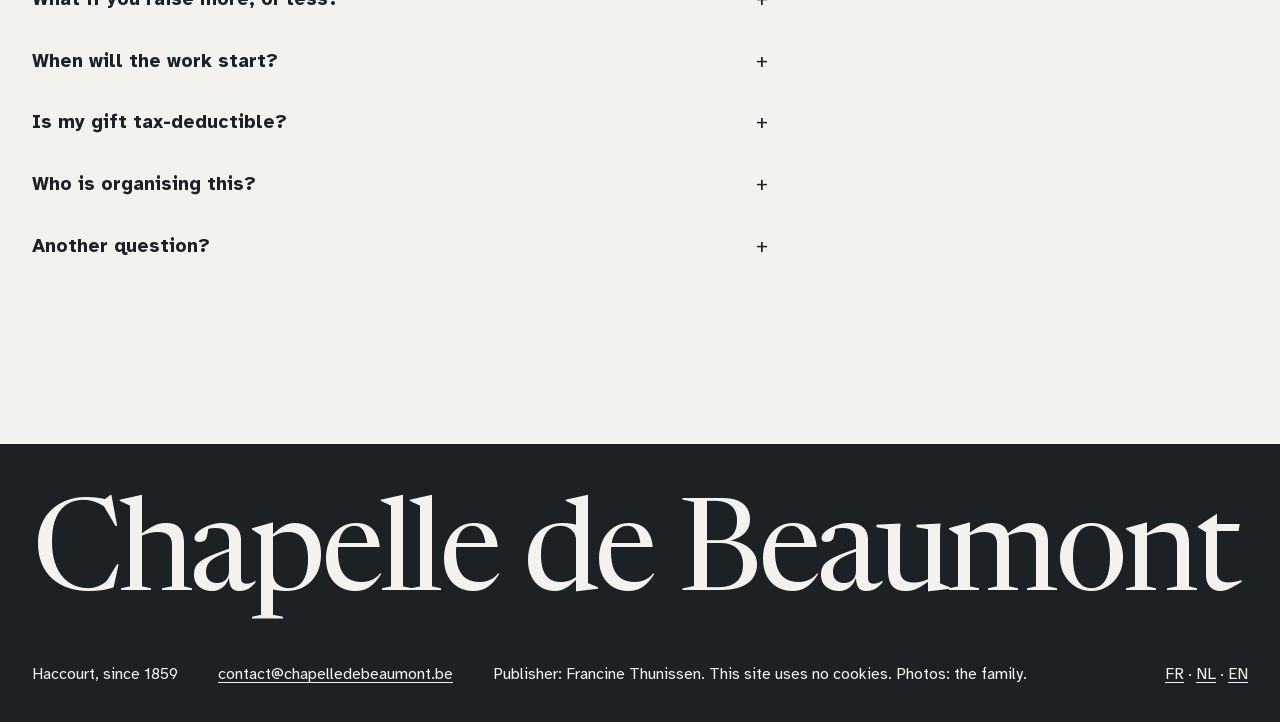
<file: en/index.html>
<!doctype html>
<html lang="en">
<head>
<meta charset="utf-8">
<meta name="viewport" content="width=device-width, initial-scale=1">
<title>Chapelle de Beaumont, Haccourt: help us restore it</title>
<meta name="description" content="Built in 1859 in Haccourt, Belgium, the chapel of Our Lady of Sorrows needs a new roof, its original door restored and sound walls. We are raising €17,000.">
<link rel="canonical" href="https://chapelledebeaumont.be/en/">
<link rel="alternate" hreflang="fr" href="https://chapelledebeaumont.be/">
<link rel="alternate" hreflang="nl" href="https://chapelledebeaumont.be/nl/">
<link rel="alternate" hreflang="en" href="https://chapelledebeaumont.be/en/">
<link rel="alternate" hreflang="x-default" href="https://chapelledebeaumont.be/">
<meta property="og:type" content="website">
<meta property="og:url" content="https://chapelledebeaumont.be/en/">
<meta property="og:title" content="Help the Chapelle de Beaumont">
<meta property="og:description" content="Built in Haccourt in 1859 to fulfil a granted vow. We need €17,000 for the roof, the door and the walls. A candle on Christmas Eve for every gift.">
<meta property="og:image" content="https://chapelledebeaumont.be/img/og-en.jpg">
<meta property="og:locale" content="en_GB">
<meta name="theme-color" content="#2D4E6E">
<link rel="icon" href="/favicon.svg" type="image/svg+xml">
<link rel="stylesheet" href="/style.css">
<script type="module" src="/app.js"></script>
<script type="application/ld+json">{"@context": "https://schema.org", "@type": ["Church", "LandmarksOrHistoricalBuildings"], "name": "Chapelle de Beaumont", "alternateName": ["Chapelle Beaumont", "Chapelle Notre-Dame des Sept Douleurs"], "description": "Neoclassical chapel built in 1859 on rue de Beaumont in Haccourt (Oupeye), Belgium, dedicated to Our Lady of Sorrows. Fundraising to restore its roof, door and walls.", "url": "https://chapelledebeaumont.be/en/", "image": "https://chapelledebeaumont.be/img/og-en.jpg", "address": {"@type": "PostalAddress", "streetAddress": "Rue de Beaumont", "addressLocality": "Haccourt", "addressRegion": "Liège", "postalCode": "4684", "addressCountry": "BE"}, "geo": {"@type": "GeoCoordinates", "latitude": 50.7371013, "longitude": 5.6656834}, "hasMap": "https://maps.app.goo.gl/DFtRdm73fBxWgoe66"}</script>
</head>
<body data-goal="17000" data-last-total="795" data-last-count="6" data-last-date="23/11/2026" data-sheet="">
<a class="skip" href="#content">Skip to content</a>

<header class="top">
  <a class="wordmark" href="/en/">Chapelle de Beaumont</a>
  <nav class="links" aria-label="Sections">
    <a href="#work">The work</a>
    <a href="#news">News</a>
    <a href="#history">History</a>
    <a href="#visit">Address</a>
    <a href="#questions">Questions</a>
  </nav>
  <nav class="langs" aria-label="Language">
    <a href="/" hreflang="fr" lang="fr">FR</a>
    <a href="/nl/" hreflang="nl" lang="nl">NL</a>
    <a href="/en/" aria-current="page" hreflang="en" lang="en">EN</a>
  </nav>
  <a class="btn btn-small" href="#give">Make a gift</a>
</header>

<main id="content">
  <section class="hero" aria-labelledby="title">
    <div class="hero-photo">
      <img src="/img/exterieur-nb-1600.jpg" srcset="/img/exterieur-nb-800.jpg 800w, /img/exterieur-nb-1600.jpg 1360w" sizes="(min-width: 900px) 50vw, 100vw" width="1360" height="2048" fetchpriority="high"
        alt="The chapel today, on the street corner: brick walls, a pointed slate roof covered in moss, a double door.">
    </div>
    <div class="hero-text">
      <h1 id="title">Help the Chapelle de Beaumont</h1>
      <p class="lede">Built in Haccourt in 1859 to fulfil a granted vow, it is still a place of prayer: its owner regularly lights candles there. Its roof, its door and its walls need restoring.</p>
      <div class="tally">
        <p class="sum"><strong data-total>€0</strong> raised of €17,000</p>
        <div class="bar" data-bar role="progressbar" aria-label="Amount raised" aria-valuemin="0" aria-valuemax="17000" aria-valuenow="0"></div>
        <p class="gifts"><span data-count>0</span> <span data-count-label data-zero="Be the first to give." data-one="gift received." data-many="gifts received.">gifts received.</span> For every gift, a candle will be lit in the chapel on Christmas Eve.</p>
      </div>
      <a class="btn" href="#give">Make a gift</a>
    </div>
  </section>

  <section class="works" id="work" aria-labelledby="work-title">
    <h2 id="work-title">What needs repairing</h2>
    <p class="intro">Gifts pay for the work in this order: once one job is funded, the next starts to fill. These are estimates including VAT; we will update them as the quotes come in.</p>

    <article class="job job-main" data-job="10000">
      <img src="/img/toit-1600.jpg" srcset="/img/toit-800.jpg 800w, /img/toit-1600.jpg 1600w" sizes="(min-width: 900px) 58vw, 100vw" loading="lazy"
        alt="The slate roof with moss on the slates, above the white cornice whose paint is flaking.">
      <div>
        <h3>The roof <span class="amount">€10,000</span></h3>
        <p>The slates are covered in moss and the cornice is decaying. It needs a new covering in natural slate, a restored cornice, and zinc gutters and a downpipe.</p>
        <div class="bar" aria-hidden="true"></div>
        <p class="raised"><span data-raised>€0</span> raised</p>
      </div>
    </article>

    <div class="job-pair">
      <article class="job" data-job="3000">
        <img src="/img/porte-1600.jpg" srcset="/img/porte-800.jpg 800w, /img/porte-1600.jpg 1600w" sizes="(min-width: 900px) 45vw, 100vw" loading="lazy"
          alt="The pale-blue double door with its bars; the paint is peeling at the bottom.">
        <h3>The door <span class="amount">€3,000</span></h3>
        <p>It is the original door, with its painted bars. The bottom is decaying and the paint is peeling. We want to restore it, not replace it.</p>
        <div class="bar" aria-hidden="true"></div>
        <p class="raised"><span data-raised>€0</span> raised</p>
      </article>
      <article class="job" data-job="4000">
        <img src="/img/murs-1600.jpg" srcset="/img/murs-800.jpg 800w, /img/murs-1600.jpg 1125w" sizes="(min-width: 900px) 45vw, 100vw" loading="lazy"
          alt="The brick wall and the bluestone base, stained green by algae.">
        <h3>The walls <span class="amount">€4,000</span></h3>
        <p>Outside, repair the brickwork and repoint it with lime mortar. Inside, renew the lime plaster, which lets old walls breathe.</p>
        <div class="bar" aria-hidden="true"></div>
        <p class="raised"><span data-raised>€0</span> raised</p>
      </article>
    </div>

    <div class="next">
      <img src="/img/visage-800.jpg" width="800" height="1000" loading="lazy"
        alt="The painted face of the statue of Our Lady; the paint is cracked and flaking.">
      <div>
        <h3>Then, if we can</h3>
        <p>Repaint the interior. Then have a conservator restore the statue of Our Lady of Sorrows, placed here in 1859: the paint on her face is cracking and flaking.</p>
      </div>
    </div>
  </section>

  <section class="give" id="give" aria-labelledby="give-title">
    <h2 id="give-title">Make a gift</h2>
    <div class="give-grid">
      <div class="bank">
        <h3>Copy the details</h3>
        <dl>
          <dt>Beneficiary</dt>
          <dd>Thunissen Francine</dd>
          <dt>IBAN</dt>
          <dd><span class="iban">BE93 0838 3018 0967</span> <button class="copy" type="button" data-copy="BE93083830180967" data-done="Copied">Copy</button></dd>
          <dt>Payment reference</dt>
          <dd>Don chapelle Beaumont <button class="copy" type="button" data-copy="Don chapelle Beaumont" data-done="Copied">Copy</button></dd>
        </dl>
        <p class="small">Paste them into a transfer in your banking app. The account was opened for the chapel, in its owner’s name. From abroad, the BIC is GKCCBEBB. Gifts are not tax-deductible.</p>
      </div>
      <div class="scan">
        <h3>Scan with your banking app</h3>
        <ol class="steps">
          <li>Open your banking app.</li>
          <li>Choose “Transfer”, then “Scan QR code”.</li>
          <li>Point it at this code: the transfer fills itself in. You choose the amount.</li>
        </ol>
        <div class="qr-tile"><img src="/qr-virement.svg?v=2" width="300" height="300" alt="Payment QR code: transfer to Thunissen Francine, BE93 0838 3018 0967, reference “Don chapelle Beaumont”."></div>
        <p class="small">The phone’s camera app on its own won’t work. On a phone, copying the details is easiest.</p>
      </div>
    </div>

    <h3>Our thanks</h3>
    <dl class="thanks">
      <dt>Every gift</dt><dd>A candle lit for you in the chapel on Christmas Eve.</dd>
      <dt>€50</dt><dd>An invitation to the blessing of the restored chapel.</dd>
      <dt>€100</dt><dd>Your name in the chapel's book of benefactors.</dd>
      <dt>€250</dt><dd>A name engraved on the benefactors' plaque: yours, or "in memory of …".</dd>
      <dt>€1,000</dt><dd>Sponsor of one job (roof, door or walls), named with it on the plaque and on this site.</dd>
    </dl>
    <p class="small">To be named in the book or on the plaque, write LIVRE or PLAQUE and the name in the payment reference, or email us. Nobody is named without asking.</p>
  </section>

  <section class="news" id="news" aria-labelledby="news-title">
    <h2 id="news-title">News from the chapel</h2>
    <article>
      <h3><time datetime="2026-11-23">23 November 2026</time></h3>
      <p>Thank you! In three weeks, six gifts have raised €795. It all goes to the roof first, which needs €9,205 more. On Christmas Eve, a candle will be lit in the chapel for each of these gifts.</p>
    </article>
    <article>
      <h3><time datetime="2026-10-31">31 October 2026</time></h3>
      <p>The appeal is open. Gifts go to the roof first, then the door, then the walls. We will post each step here, with photos.</p>
    </article>
  </section>

  <section class="story" id="history" aria-labelledby="history-title">
    <h2 id="history-title">A promise kept since 1859</h2>
    <div class="story-grid">
      <div class="story-text">
        <p>In June 1859, a couple from Haccourt had this chapel built at their own expense, to fulfil a granted vow. On 21 August that year, for the Saint Roch procession, the statue of Our Lady of Sorrows was placed inside.</p>
        <p>It is a small neoclassical chapel: a square brick plan, limestone imposts, a slate pavilion roof with flared eaves and, inside, groin vaults. Its door is the original. It is recorded in Wallonia's heritage inventory.</p>
        <p>Today its owner regularly lights candles there. She also sewed the Virgin's clothes, which are changed with the seasons and on the great feast days. The small plaques reading "Remerciements pour une grâce obtenue" (thanks for a grace received) say what the chapel has meant to many people.</p>
      </div>
      <img src="/img/interieur-1600.jpg" srcset="/img/interieur-800.jpg 800w, /img/interieur-1600.jpg 1500w" sizes="(min-width: 900px) 45vw, 100vw" loading="lazy"
        alt="The altar: the dressed statue of Our Lady of Sorrows in her blue niche, between vases, angels and plaques of thanks.">
    </div>
    <blockquote class="statement"><p>In 1859, a couple from Haccourt kept their promise. Help us keep ours.</p></blockquote>
    <p class="source">Sources: parish archives; AWaP, Wallonia's heritage inventory, record 62079-INV-0102-01.</p>
  </section>

  <section class="visit" id="visit" aria-labelledby="visit-title">
    <img src="/img/bougies-1600.jpg" srcset="/img/bougies-800.jpg 800w, /img/bougies-1600.jpg 1500w" sizes="100vw" loading="lazy"
      alt="The interior seen through the open door: the statue, flowers and lit candles.">
    <div class="visit-text">
      <h2 id="visit-title">Seeing the chapel</h2>
      <p>Rue de Beaumont, on the corner of the Thier de Beaumont, Haccourt (Oupeye), Belgium. The chapel is kept locked, but you can see it well from the street. Its owner comes regularly to light candles.</p>
      <p><a href="https://maps.app.goo.gl/DFtRdm73fBxWgoe66">See it on the map</a></p>
    </div>
  </section>

  <section class="faq" id="questions" aria-labelledby="questions-title">
    <h2 id="questions-title">Questions</h2>
    <details><summary>Where does the money go?</summary><p>Into a savings account opened for the chapel, in the name of its owner, Francine Thunissen. It is used only for the work. We will post progress and spending here.</p></details>
    <details><summary>What if you raise more, or less?</summary><p>The work is done in order: the roof, the door, then the walls. Any money left over goes to the next job: the interior paintwork, then the statue.</p></details>
    <details><summary>When will the work start?</summary><p>Once the money for the roof is in and the Walloon Region has answered our request for a small-heritage grant: the rules forbid starting before its decision. We will announce the date here.</p></details>
    <details><summary>Is my gift tax-deductible?</summary><p>No. The chapel belongs to a family, not to a registered charity.</p></details>
    <details><summary>Who is organising this?</summary><p>Francine Thunissen, the chapel's owner, with her family.</p></details>
    <details><summary>Another question?</summary><p>Email <a href="mailto:contact@chapelledebeaumont.be">contact@chapelledebeaumont.be</a>.</p></details>
  </section>
</main>

<footer class="foot">
  <p class="foot-name">Chapelle de Beaumont</p>
  <div class="foot-row">
    <p>Haccourt, since 1859</p>
    <p><a href="mailto:contact@chapelledebeaumont.be">contact@chapelledebeaumont.be</a></p>
    <p>Publisher: Francine Thunissen. This site uses no cookies. Photos: the family.</p>
    <nav aria-label="Language"><a href="/" lang="fr">FR</a> · <a href="/nl/" lang="nl">NL</a> · <a href="/en/" lang="en">EN</a></nav>
  </div>
</footer>
</body>
</html>
</file>
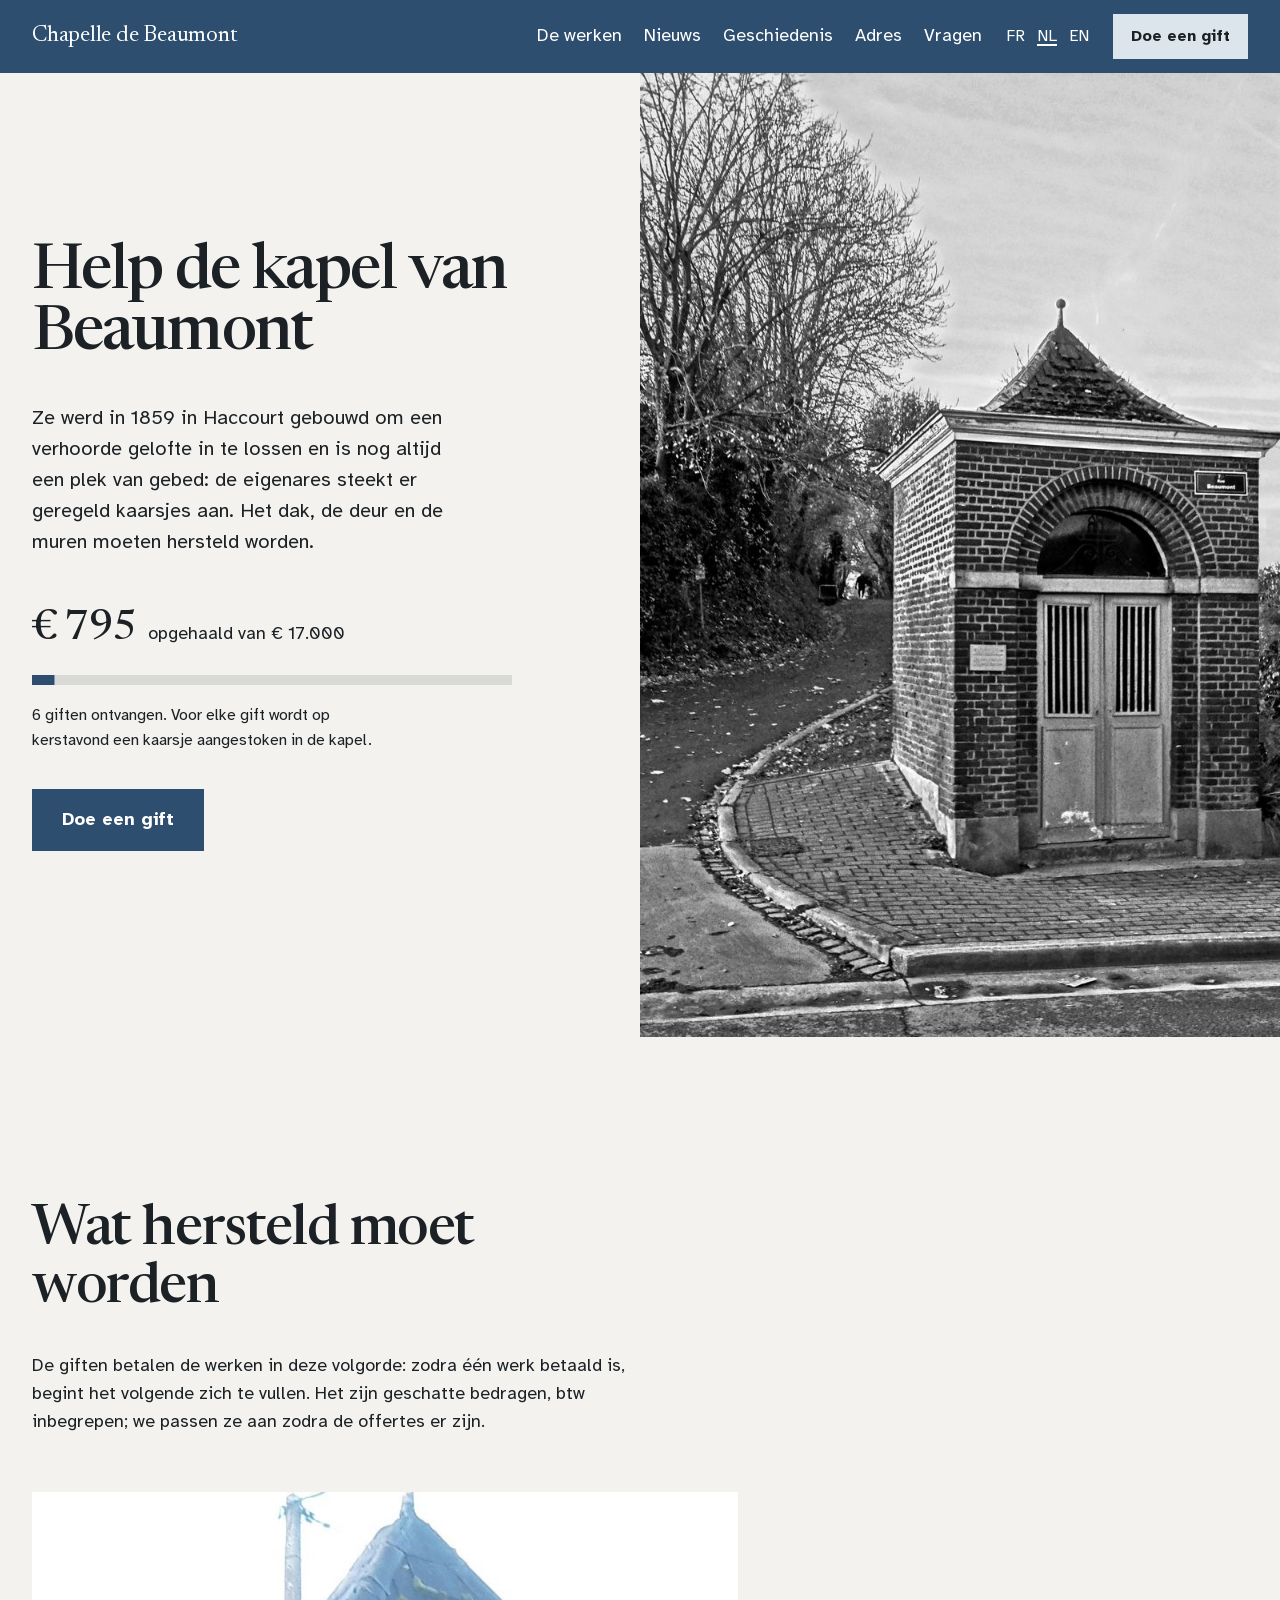
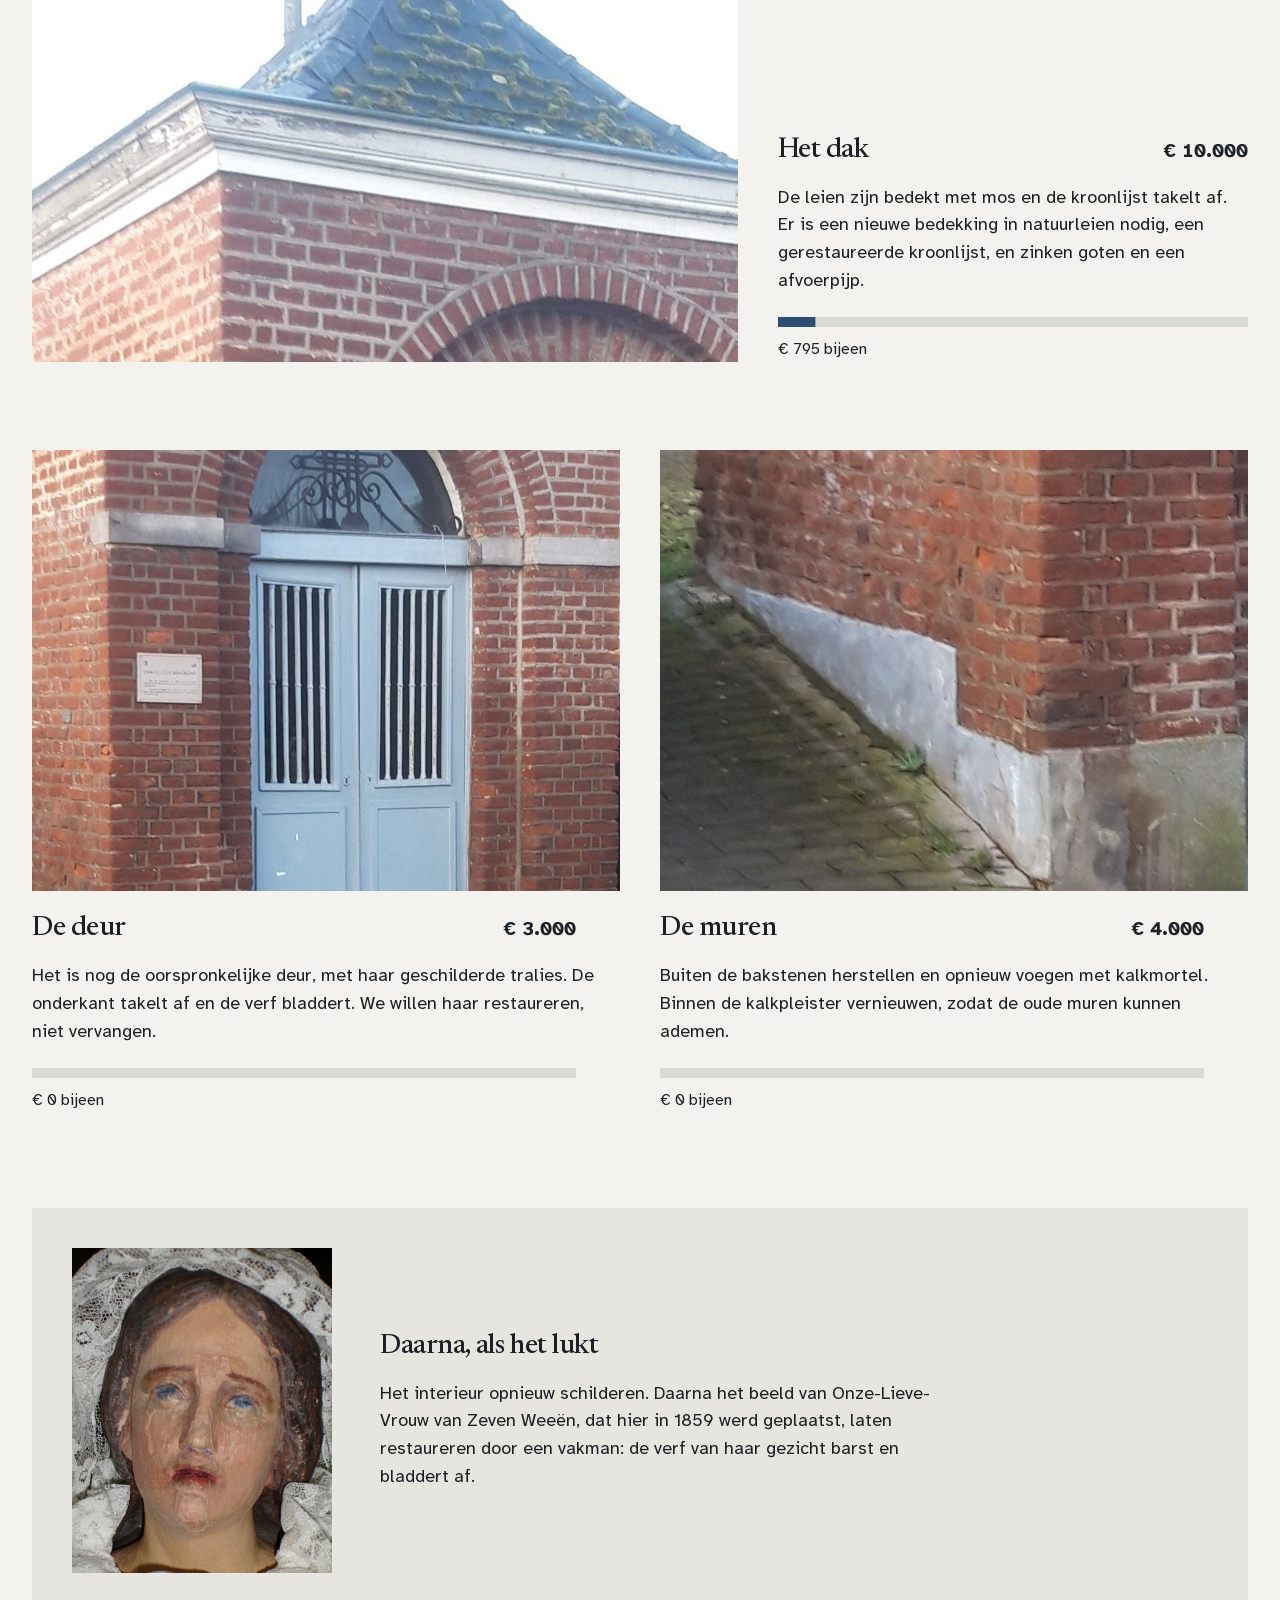
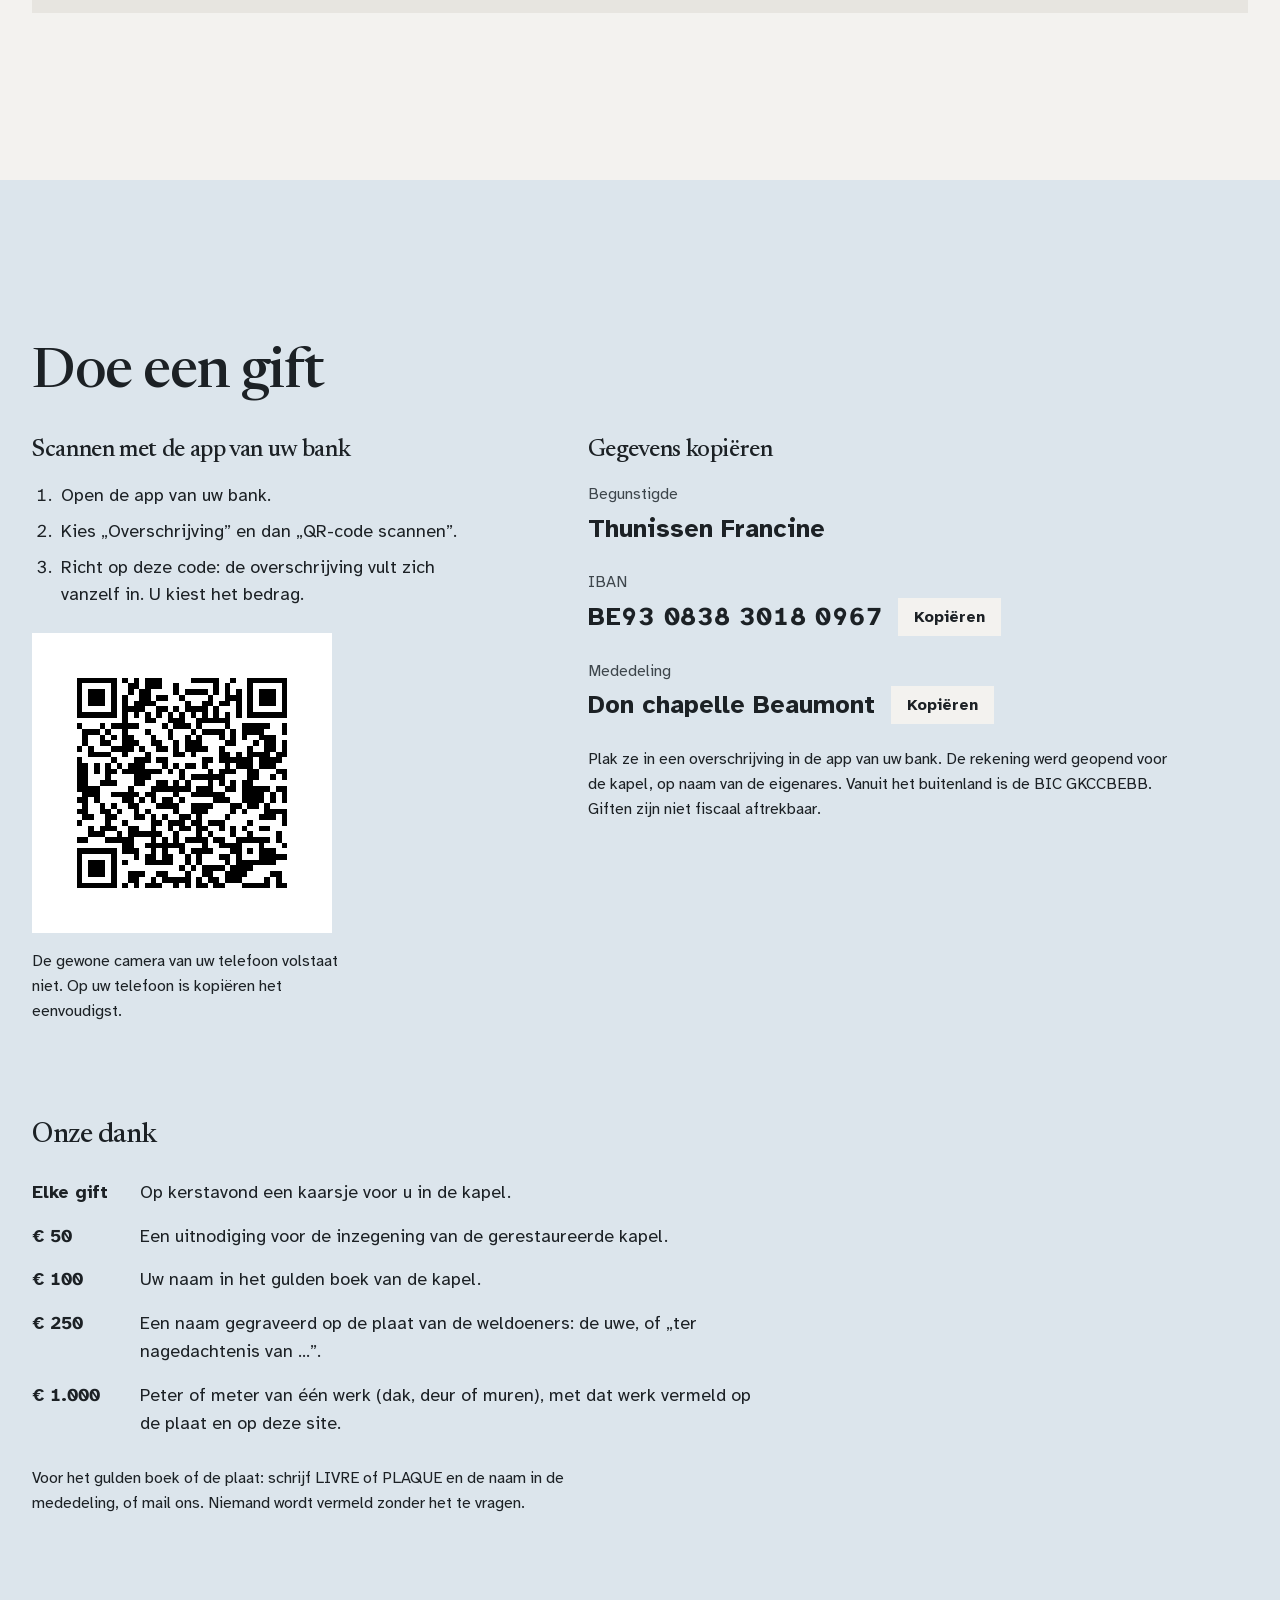
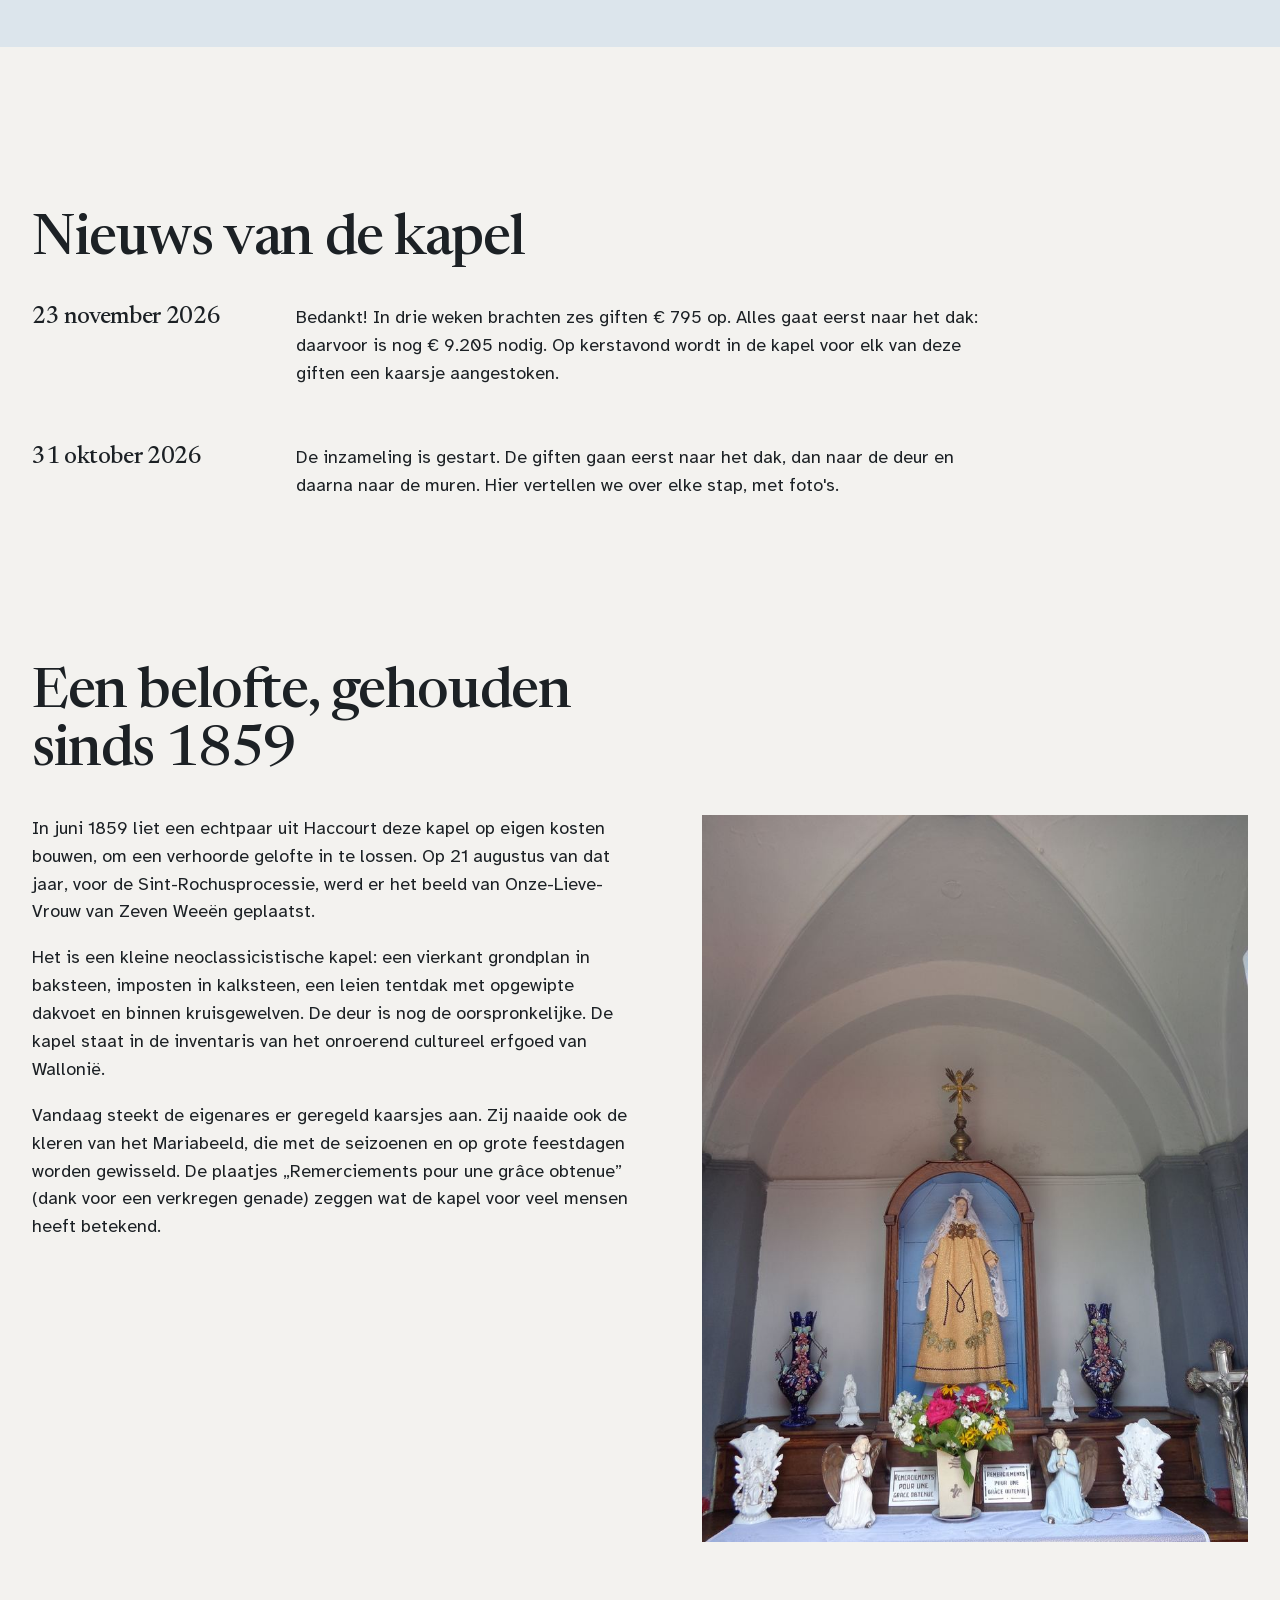
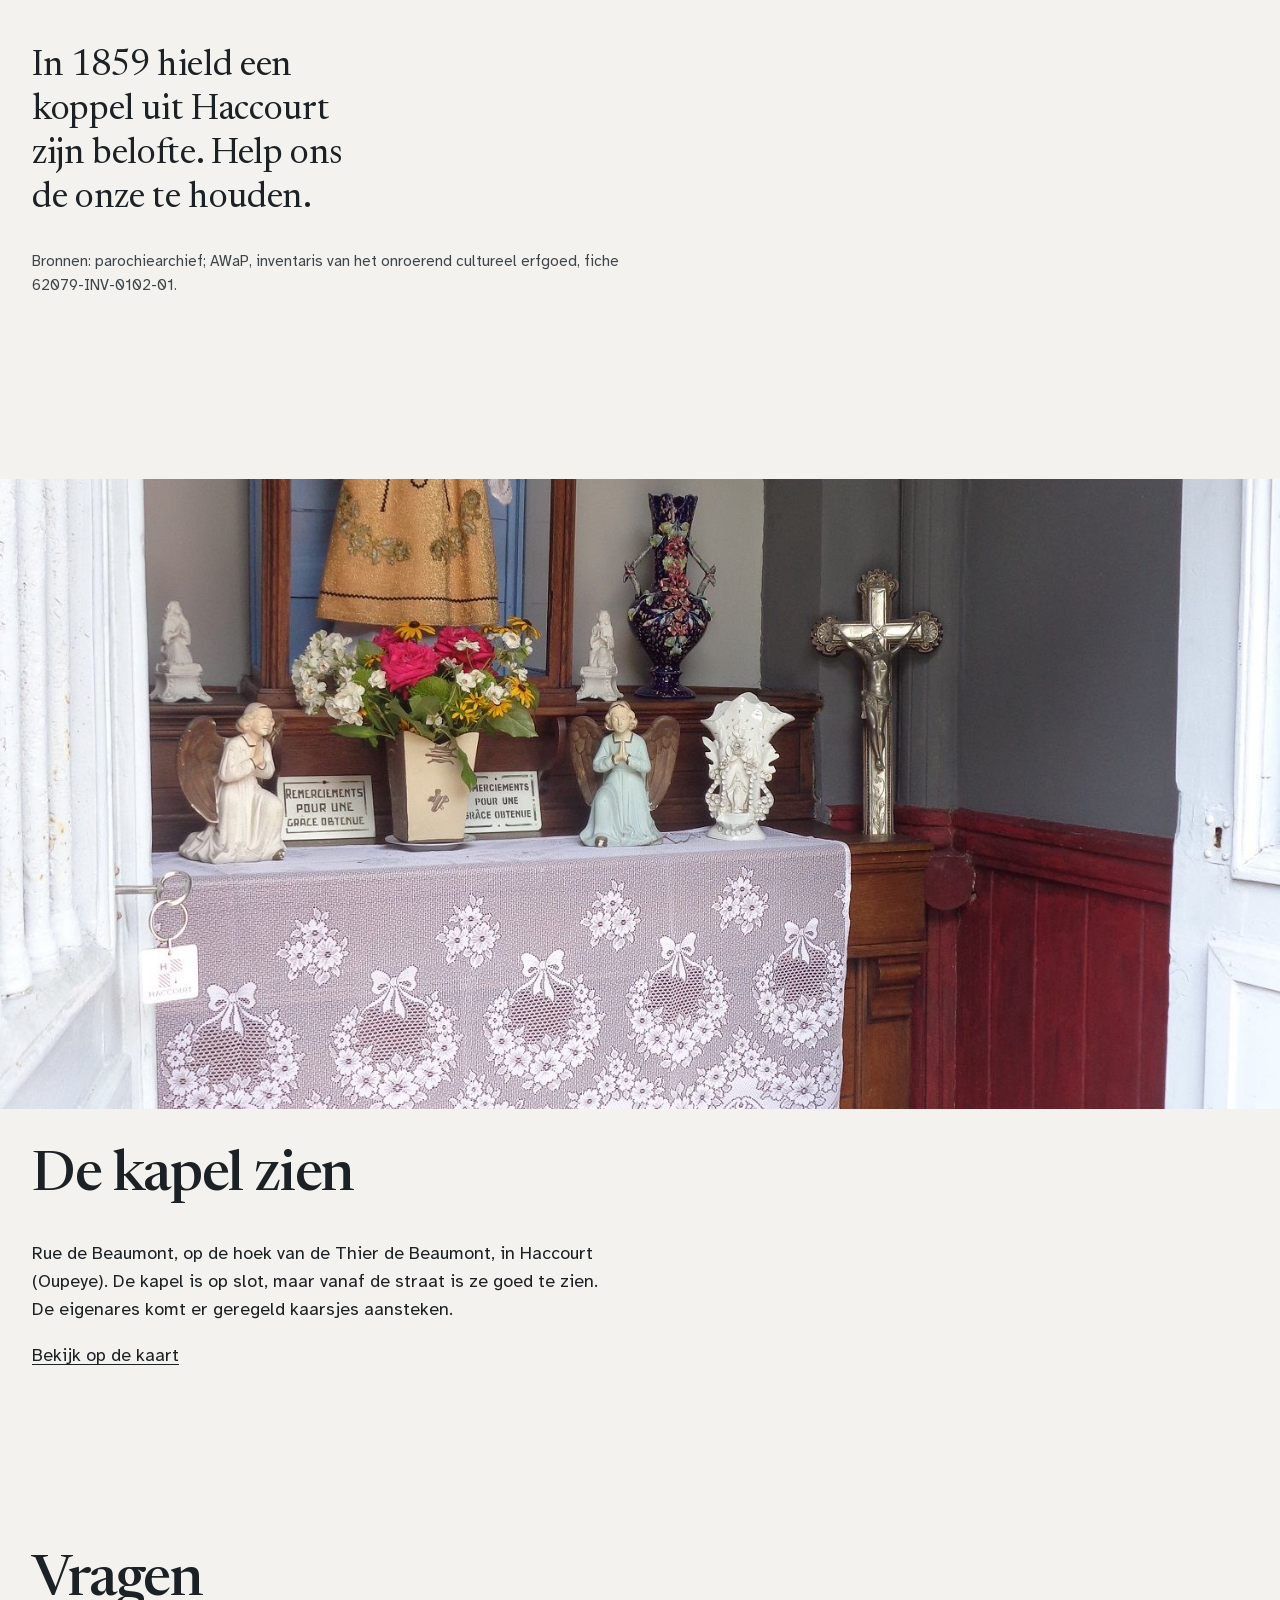
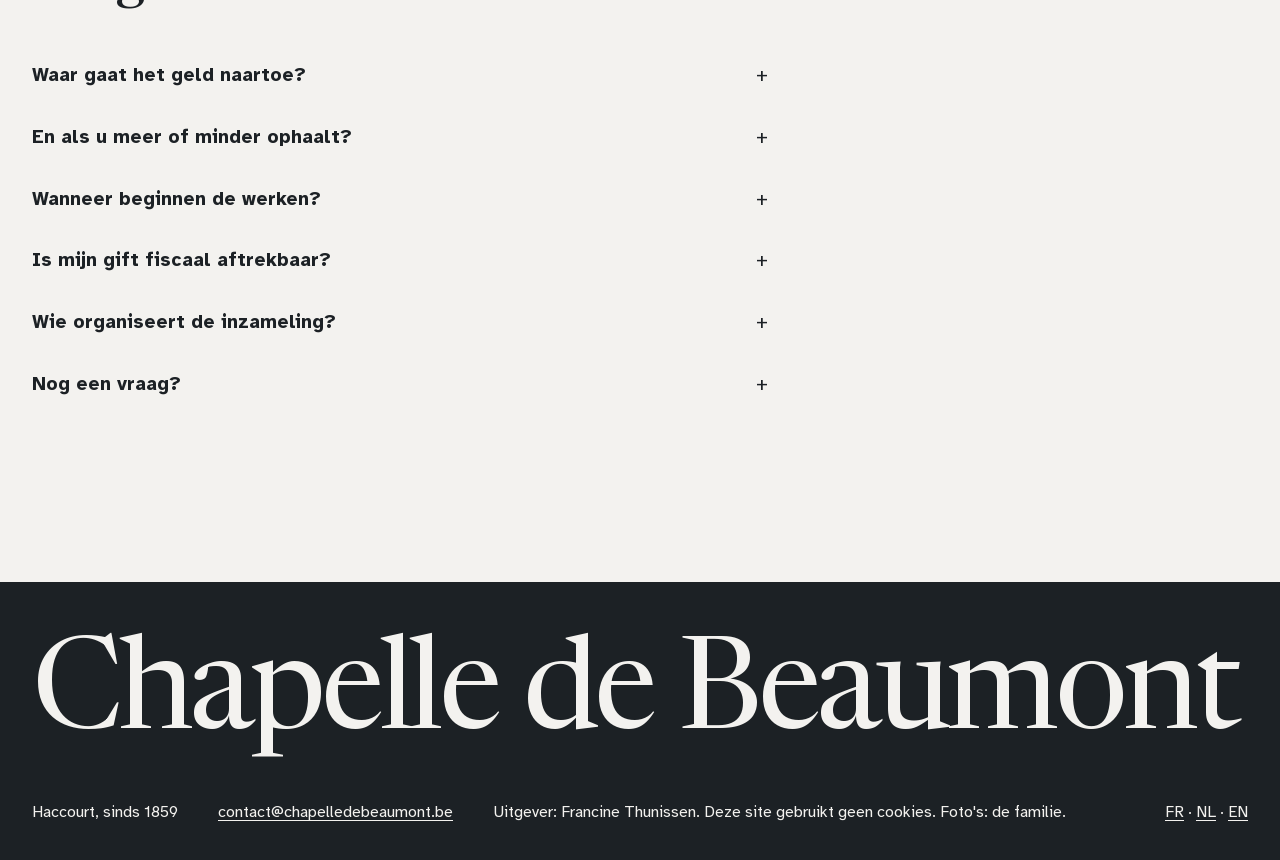
<file: nl/index.html>
<!doctype html>
<html lang="nl">
<head>
<meta charset="utf-8">
<meta name="viewport" content="width=device-width, initial-scale=1">
<title>Chapelle de Beaumont, Haccourt: help ons de kapel te herstellen</title>
<meta name="description" content="De kapel van Onze-Lieve-Vrouw van Zeven Weeën in Haccourt werd gebouwd in 1859. Ze heeft een nieuw dak, een gerestaureerde deur en gezonde muren nodig. Er is € 17.000 nodig.">
<link rel="canonical" href="https://chapelledebeaumont.be/nl/">
<link rel="alternate" hreflang="fr" href="https://chapelledebeaumont.be/">
<link rel="alternate" hreflang="nl" href="https://chapelledebeaumont.be/nl/">
<link rel="alternate" hreflang="en" href="https://chapelledebeaumont.be/en/">
<link rel="alternate" hreflang="x-default" href="https://chapelledebeaumont.be/">
<meta property="og:type" content="website">
<meta property="og:url" content="https://chapelledebeaumont.be/nl/">
<meta property="og:title" content="Help de kapel van Beaumont">
<meta property="og:description" content="Gebouwd in Haccourt in 1859 om een verhoorde gelofte in te lossen. Er is € 17.000 nodig voor het dak, de deur en de muren. Voor elke gift een kaarsje op kerstavond.">
<meta property="og:image" content="https://chapelledebeaumont.be/img/og-nl.jpg">
<meta property="og:locale" content="nl_BE">
<meta name="theme-color" content="#2D4E6E">
<link rel="icon" href="/favicon.svg" type="image/svg+xml">
<link rel="stylesheet" href="/style.css">
<script type="module" src="/app.js"></script>
<script type="application/ld+json">{"@context": "https://schema.org", "@type": ["Church", "LandmarksOrHistoricalBuildings"], "name": "Chapelle de Beaumont", "alternateName": ["Chapelle Beaumont", "Chapelle Notre-Dame des Sept Douleurs"], "description": "Neoclassicistische kapel uit 1859 in de rue de Beaumont in Haccourt (Oupeye), gewijd aan Onze-Lieve-Vrouw van Zeven Weeën. Inzameling om het dak, de deur en de muren te herstellen.", "url": "https://chapelledebeaumont.be/nl/", "image": "https://chapelledebeaumont.be/img/og-nl.jpg", "address": {"@type": "PostalAddress", "streetAddress": "Rue de Beaumont", "addressLocality": "Haccourt", "addressRegion": "Liège", "postalCode": "4684", "addressCountry": "BE"}, "geo": {"@type": "GeoCoordinates", "latitude": 50.7371013, "longitude": 5.6656834}, "hasMap": "https://maps.app.goo.gl/DFtRdm73fBxWgoe66"}</script>
</head>
<body data-goal="17000" data-last-total="795" data-last-count="6" data-last-date="23/11/2026" data-sheet="">
<a class="skip" href="#inhoud">Naar de inhoud</a>

<header class="top">
  <a class="wordmark" href="/nl/">Chapelle de Beaumont</a>
  <nav class="links" aria-label="Onderdelen">
    <a href="#werken">De werken</a>
    <a href="#nieuws">Nieuws</a>
    <a href="#geschiedenis">Geschiedenis</a>
    <a href="#bezoek">Adres</a>
    <a href="#vragen">Vragen</a>
  </nav>
  <nav class="langs" aria-label="Taal">
    <a href="/" hreflang="fr" lang="fr">FR</a>
    <a href="/nl/" aria-current="page" hreflang="nl" lang="nl">NL</a>
    <a href="/en/" hreflang="en" lang="en">EN</a>
  </nav>
  <a class="btn btn-small" href="#gift">Doe een gift</a>
</header>

<main id="inhoud">
  <section class="hero" aria-labelledby="titel">
    <div class="hero-photo">
      <img src="/img/exterieur-nb-1600.jpg" srcset="/img/exterieur-nb-800.jpg 800w, /img/exterieur-nb-1600.jpg 1360w" sizes="(min-width: 900px) 50vw, 100vw" width="1360" height="2048" fetchpriority="high"
        alt="De kapel vandaag, op de hoek van de straat: bakstenen muren, een spits leien dak vol mos, een dubbele deur.">
    </div>
    <div class="hero-text">
      <h1 id="titel">Help de kapel van Beaumont</h1>
      <p class="lede">Ze werd in 1859 in Haccourt gebouwd om een verhoorde gelofte in te lossen en is nog altijd een plek van gebed: de eigenares steekt er geregeld kaarsjes aan. Het dak, de deur en de muren moeten hersteld worden.</p>
      <div class="tally">
        <p class="sum"><strong data-total>€ 0</strong> opgehaald van € 17.000</p>
        <div class="bar" data-bar role="progressbar" aria-label="Opgehaald bedrag" aria-valuemin="0" aria-valuemax="17000" aria-valuenow="0"></div>
        <p class="gifts"><span data-count>0</span> <span data-count-label data-zero="Wees de eerste die geeft." data-one="gift ontvangen." data-many="giften ontvangen.">giften ontvangen.</span> Voor elke gift wordt op kerstavond een kaarsje aangestoken in de kapel.</p>
      </div>
      <a class="btn" href="#gift">Doe een gift</a>
    </div>
  </section>

  <section class="works" id="werken" aria-labelledby="werken-titel">
    <h2 id="werken-titel">Wat hersteld moet worden</h2>
    <p class="intro">De giften betalen de werken in deze volgorde: zodra één werk betaald is, begint het volgende zich te vullen. Het zijn geschatte bedragen, btw inbegrepen; we passen ze aan zodra de offertes er zijn.</p>

    <article class="job job-main" data-job="10000">
      <img src="/img/toit-1600.jpg" srcset="/img/toit-800.jpg 800w, /img/toit-1600.jpg 1600w" sizes="(min-width: 900px) 58vw, 100vw" loading="lazy"
        alt="Het leien dak met mos op de leien, boven de witte kroonlijst waarvan de verf afbladdert.">
      <div>
        <h3>Het dak <span class="amount">€ 10.000</span></h3>
        <p>De leien zijn bedekt met mos en de kroonlijst takelt af. Er is een nieuwe bedekking in natuurleien nodig, een gerestaureerde kroonlijst, en zinken goten en een afvoerpijp.</p>
        <div class="bar" aria-hidden="true"></div>
        <p class="raised"><span data-raised>€ 0</span> bijeen</p>
      </div>
    </article>

    <div class="job-pair">
      <article class="job" data-job="3000">
        <img src="/img/porte-1600.jpg" srcset="/img/porte-800.jpg 800w, /img/porte-1600.jpg 1600w" sizes="(min-width: 900px) 45vw, 100vw" loading="lazy"
          alt="De lichtblauwe dubbele deur met tralies; onderaan bladdert de verf af.">
        <h3>De deur <span class="amount">€ 3.000</span></h3>
        <p>Het is nog de oorspronkelijke deur, met haar geschilderde tralies. De onderkant takelt af en de verf bladdert. We willen haar restaureren, niet vervangen.</p>
        <div class="bar" aria-hidden="true"></div>
        <p class="raised"><span data-raised>€ 0</span> bijeen</p>
      </article>
      <article class="job" data-job="4000">
        <img src="/img/murs-1600.jpg" srcset="/img/murs-800.jpg 800w, /img/murs-1600.jpg 1125w" sizes="(min-width: 900px) 45vw, 100vw" loading="lazy"
          alt="De bakstenen muur en de sokkel van blauwe hardsteen, groen uitgeslagen door algen.">
        <h3>De muren <span class="amount">€ 4.000</span></h3>
        <p>Buiten de bakstenen herstellen en opnieuw voegen met kalkmortel. Binnen de kalkpleister vernieuwen, zodat de oude muren kunnen ademen.</p>
        <div class="bar" aria-hidden="true"></div>
        <p class="raised"><span data-raised>€ 0</span> bijeen</p>
      </article>
    </div>

    <div class="next">
      <img src="/img/visage-800.jpg" width="800" height="1000" loading="lazy"
        alt="Het geschilderde gezicht van het Mariabeeld; de verf is gebarsten en bladdert af.">
      <div>
        <h3>Daarna, als het lukt</h3>
        <p>Het interieur opnieuw schilderen. Daarna het beeld van Onze-Lieve-Vrouw van Zeven Weeën, dat hier in 1859 werd geplaatst, laten restaureren door een vakman: de verf van haar gezicht barst en bladdert af.</p>
      </div>
    </div>
  </section>

  <section class="give" id="gift" aria-labelledby="gift-titel">
    <h2 id="gift-titel">Doe een gift</h2>
    <div class="give-grid">
      <div class="bank">
        <h3>Gegevens kopiëren</h3>
        <dl>
          <dt>Begunstigde</dt>
          <dd>Thunissen Francine</dd>
          <dt>IBAN</dt>
          <dd><span class="iban">BE93 0838 3018 0967</span> <button class="copy" type="button" data-copy="BE93083830180967" data-done="Gekopieerd">Kopiëren</button></dd>
          <dt>Mededeling</dt>
          <dd>Don chapelle Beaumont <button class="copy" type="button" data-copy="Don chapelle Beaumont" data-done="Gekopieerd">Kopiëren</button></dd>
        </dl>
        <p class="small">Plak ze in een overschrijving in de app van uw bank. De rekening werd geopend voor de kapel, op naam van de eigenares. Vanuit het buitenland is de BIC GKCCBEBB. Giften zijn niet fiscaal aftrekbaar.</p>
      </div>
      <div class="scan">
        <h3>Scannen met de app van uw bank</h3>
        <ol class="steps">
          <li>Open de app van uw bank.</li>
          <li>Kies „Overschrijving” en dan „QR-code scannen”.</li>
          <li>Richt op deze code: de overschrijving vult zich vanzelf in. U kiest het bedrag.</li>
        </ol>
        <div class="qr-tile"><img src="/qr-virement.svg?v=2" width="300" height="300" alt="Betaal-QR-code: overschrijving naar Thunissen Francine, BE93 0838 3018 0967, mededeling „Don chapelle Beaumont”."></div>
        <p class="small">De gewone camera van uw telefoon volstaat niet. Op uw telefoon is kopiëren het eenvoudigst.</p>
      </div>
    </div>

    <h3>Onze dank</h3>
    <dl class="thanks">
      <dt>Elke gift</dt><dd>Op kerstavond een kaarsje voor u in de kapel.</dd>
      <dt>€ 50</dt><dd>Een uitnodiging voor de inzegening van de gerestaureerde kapel.</dd>
      <dt>€ 100</dt><dd>Uw naam in het gulden boek van de kapel.</dd>
      <dt>€ 250</dt><dd>Een naam gegraveerd op de plaat van de weldoeners: de uwe, of „ter nagedachtenis van …”.</dd>
      <dt>€ 1.000</dt><dd>Peter of meter van één werk (dak, deur of muren), met dat werk vermeld op de plaat en op deze site.</dd>
    </dl>
    <p class="small">Voor het gulden boek of de plaat: schrijf LIVRE of PLAQUE en de naam in de mededeling, of mail ons. Niemand wordt vermeld zonder het te vragen.</p>
  </section>

  <section class="news" id="nieuws" aria-labelledby="nieuws-titel">
    <h2 id="nieuws-titel">Nieuws van de kapel</h2>
    <article>
      <h3><time datetime="2026-11-23">23 november 2026</time></h3>
      <p>Bedankt! In drie weken brachten zes giften € 795 op. Alles gaat eerst naar het dak: daarvoor is nog € 9.205 nodig. Op kerstavond wordt in de kapel voor elk van deze giften een kaarsje aangestoken.</p>
    </article>
    <article>
      <h3><time datetime="2026-10-31">31 oktober 2026</time></h3>
      <p>De inzameling is gestart. De giften gaan eerst naar het dak, dan naar de deur en daarna naar de muren. Hier vertellen we over elke stap, met foto's.</p>
    </article>
  </section>

  <section class="story" id="geschiedenis" aria-labelledby="geschiedenis-titel">
    <h2 id="geschiedenis-titel">Een belofte, gehouden sinds 1859</h2>
    <div class="story-grid">
      <div class="story-text">
        <p>In juni 1859 liet een echtpaar uit Haccourt deze kapel op eigen kosten bouwen, om een verhoorde gelofte in te lossen. Op 21 augustus van dat jaar, voor de Sint-Rochusprocessie, werd er het beeld van Onze-Lieve-Vrouw van Zeven Weeën geplaatst.</p>
        <p>Het is een kleine neoclassicistische kapel: een vierkant grondplan in baksteen, imposten in kalksteen, een leien tentdak met opgewipte dakvoet en binnen kruisgewelven. De deur is nog de oorspronkelijke. De kapel staat in de inventaris van het onroerend cultureel erfgoed van Wallonië.</p>
        <p>Vandaag steekt de eigenares er geregeld kaarsjes aan. Zij naaide ook de kleren van het Mariabeeld, die met de seizoenen en op grote feestdagen worden gewisseld. De plaatjes „Remerciements pour une grâce obtenue” (dank voor een verkregen genade) zeggen wat de kapel voor veel mensen heeft betekend.</p>
      </div>
      <img src="/img/interieur-1600.jpg" srcset="/img/interieur-800.jpg 800w, /img/interieur-1600.jpg 1500w" sizes="(min-width: 900px) 45vw, 100vw" loading="lazy"
        alt="Het altaar: het geklede beeld van Onze-Lieve-Vrouw van Zeven Weeën in haar blauwe nis, tussen vazen, engelen en dankplaatjes.">
    </div>
    <blockquote class="statement"><p>In 1859 hield een koppel uit Haccourt zijn belofte. Help ons de onze te houden.</p></blockquote>
    <p class="source">Bronnen: parochiearchief; AWaP, inventaris van het onroerend cultureel erfgoed, fiche 62079-INV-0102-01.</p>
  </section>

  <section class="visit" id="bezoek" aria-labelledby="bezoek-titel">
    <img src="/img/bougies-1600.jpg" srcset="/img/bougies-800.jpg 800w, /img/bougies-1600.jpg 1500w" sizes="100vw" loading="lazy"
      alt="Het interieur gezien door de open deur: het beeld, bloemen en brandende kaarsen.">
    <div class="visit-text">
      <h2 id="bezoek-titel">De kapel zien</h2>
      <p>Rue de Beaumont, op de hoek van de Thier de Beaumont, in Haccourt (Oupeye). De kapel is op slot, maar vanaf de straat is ze goed te zien. De eigenares komt er geregeld kaarsjes aansteken.</p>
      <p><a href="https://maps.app.goo.gl/DFtRdm73fBxWgoe66">Bekijk op de kaart</a></p>
    </div>
  </section>

  <section class="faq" id="vragen" aria-labelledby="vragen-titel">
    <h2 id="vragen-titel">Vragen</h2>
    <details><summary>Waar gaat het geld naartoe?</summary><p>Naar een spaarrekening die voor de kapel werd geopend, op naam van de eigenares, Francine Thunissen. Het dient alleen voor de werken. We publiceren hier de vorderingen en de uitgaven.</p></details>
    <details><summary>En als u meer of minder ophaalt?</summary><p>De werken gebeuren in volgorde: het dak, de deur en dan de muren. Blijft er geld over, dan gaat het naar het volgende werk: het schilderwerk binnen en daarna het beeld.</p></details>
    <details><summary>Wanneer beginnen de werken?</summary><p>Zodra het geld voor het dak er is en het Waals Gewest heeft geantwoord op onze subsidieaanvraag voor klein erfgoed: de regels verbieden te beginnen vóór die beslissing. We kondigen de datum hier aan.</p></details>
    <details><summary>Is mijn gift fiscaal aftrekbaar?</summary><p>Nee. De kapel is eigendom van een familie, niet van een erkende vereniging.</p></details>
    <details><summary>Wie organiseert de inzameling?</summary><p>Francine Thunissen, eigenares van de kapel, met haar familie.</p></details>
    <details><summary>Nog een vraag?</summary><p>Mail naar <a href="mailto:contact@chapelledebeaumont.be">contact@chapelledebeaumont.be</a>.</p></details>
  </section>
</main>

<footer class="foot">
  <p class="foot-name">Chapelle de Beaumont</p>
  <div class="foot-row">
    <p>Haccourt, sinds 1859</p>
    <p><a href="mailto:contact@chapelledebeaumont.be">contact@chapelledebeaumont.be</a></p>
    <p>Uitgever: Francine Thunissen. Deze site gebruikt geen cookies. Foto's: de familie.</p>
    <nav aria-label="Taal"><a href="/" lang="fr">FR</a> · <a href="/nl/" lang="nl">NL</a> · <a href="/en/" lang="en">EN</a></nav>
  </div>
</footer>
</body>
</html>
</file>
<file: style.css>
@font-face {
  font-family: 'Atkinson Hyperlegible';
  font-style: normal;
  font-weight: 400;
  font-display: swap;
  src: url(/fonts/atkinson-hyperlegible-400-latin-ext.woff2) format('woff2');
  unicode-range: U+0100-02BA, U+02BD-02C5, U+02C7-02CC, U+02CE-02D7, U+02DD-02FF, U+0304, U+0308, U+0329, U+1D00-1DBF, U+1E00-1E9F, U+1EF2-1EFF, U+2020, U+20A0-20AB, U+20AD-20C4, U+2113, U+2C60-2C7F, U+A720-A7FF;
}
@font-face {
  font-family: 'Atkinson Hyperlegible';
  font-style: normal;
  font-weight: 400;
  font-display: swap;
  src: url(/fonts/atkinson-hyperlegible-400-latin.woff2) format('woff2');
  unicode-range: U+0000-00FF, U+0131, U+0152-0153, U+02BB-02BC, U+02C6, U+02DA, U+02DC, U+0304, U+0308, U+0329, U+2000-206F, U+20AC, U+2122, U+2191, U+2193, U+2212, U+2215, U+FEFF, U+FFFD;
}
@font-face {
  font-family: 'Atkinson Hyperlegible';
  font-style: normal;
  font-weight: 700;
  font-display: swap;
  src: url(/fonts/atkinson-hyperlegible-700-latin-ext.woff2) format('woff2');
  unicode-range: U+0100-02BA, U+02BD-02C5, U+02C7-02CC, U+02CE-02D7, U+02DD-02FF, U+0304, U+0308, U+0329, U+1D00-1DBF, U+1E00-1E9F, U+1EF2-1EFF, U+2020, U+20A0-20AB, U+20AD-20C4, U+2113, U+2C60-2C7F, U+A720-A7FF;
}
@font-face {
  font-family: 'Atkinson Hyperlegible';
  font-style: normal;
  font-weight: 700;
  font-display: swap;
  src: url(/fonts/atkinson-hyperlegible-700-latin.woff2) format('woff2');
  unicode-range: U+0000-00FF, U+0131, U+0152-0153, U+02BB-02BC, U+02C6, U+02DA, U+02DC, U+0304, U+0308, U+0329, U+2000-206F, U+20AC, U+2122, U+2191, U+2193, U+2212, U+2215, U+FEFF, U+FFFD;
}
@font-face {
  font-family: 'Newsreader';
  font-style: normal;
  font-weight: 400 600;
  font-display: swap;
  src: url(/fonts/newsreader-400-600-latin-ext.woff2) format('woff2');
  unicode-range: U+0100-02BA, U+02BD-02C5, U+02C7-02CC, U+02CE-02D7, U+02DD-02FF, U+0304, U+0308, U+0329, U+1D00-1DBF, U+1E00-1E9F, U+1EF2-1EFF, U+2020, U+20A0-20AB, U+20AD-20C4, U+2113, U+2C60-2C7F, U+A720-A7FF;
}
@font-face {
  font-family: 'Newsreader';
  font-style: normal;
  font-weight: 400 600;
  font-display: swap;
  src: url(/fonts/newsreader-400-600-latin.woff2) format('woff2');
  unicode-range: U+0000-00FF, U+0131, U+0152-0153, U+02BB-02BC, U+02C6, U+02DA, U+02DC, U+0304, U+0308, U+0329, U+2000-206F, U+20AC, U+2122, U+2191, U+2193, U+2212, U+2215, U+FEFF, U+FFFD;
}
:root {
  --ground: #F3F2EF;
  --ink: #1C2125;
  --muted: #3E464C;
  --accent: #2D4E6E;
  --accent-hover: #233F5A;
  --field: #DCE5EC;
  --tone: #E7E5E0;
  --flame: #E9A23B;
  --serif: "Newsreader", Georgia, "Times New Roman", serif;
  --sans: "Atkinson Hyperlegible", system-ui, sans-serif;
  --ease-out: cubic-bezier(0.23, 1, 0.32, 1);
  --gutter: clamp(16px, 4vw, 32px);
  --gap: clamp(96px, 13vw, 200px);
}

* { box-sizing: border-box; }
html { -webkit-text-size-adjust: 100%; scroll-behavior: smooth; }
body { margin: 0; background: var(--ground); color: var(--ink); font: 400 1.125rem/1.55 var(--sans); }
img { display: block; max-width: 100%; height: auto; }
a { color: inherit; text-underline-offset: 0.18em; }
:focus-visible { outline: 3px solid var(--flame); outline-offset: 3px; }

h1, h2, h3 { font-family: var(--serif); font-weight: 500; margin: 0; }
h1 { font-size: clamp(2.6rem, 4.9vw, 4.6rem); line-height: 0.98; letter-spacing: -0.03em; max-width: 15ch; }
h2 { font-size: clamp(2.1rem, 4.4vw, 3.6rem); line-height: 1.02; letter-spacing: -0.025em; margin-bottom: 0.6em; max-width: 16ch; }
h3 { font-size: clamp(1.5rem, 2.2vw, 1.9rem); line-height: 1.1; letter-spacing: -0.015em; }

.skip { position: absolute; left: -9999px; }
.skip:focus { left: var(--gutter); top: 8px; z-index: 2; background: var(--ink); color: var(--ground); padding: 8px 14px; }

/* Header */
.top { display: flex; align-items: center; gap: 24px; padding: 14px var(--gutter); background: var(--accent); color: #fff; }
.top .btn-small { background: var(--field); color: var(--ink); }
.wordmark { font-family: var(--serif); font-size: 1.4rem; letter-spacing: -0.01em; text-decoration: none; margin-right: auto; }
.links, .langs { display: flex; gap: 22px; }
.langs { gap: 12px; font-size: 1rem; }
.links a, .langs a { text-decoration: none; }
.langs [aria-current] { text-decoration: underline; text-decoration-thickness: 2px; }
@media (hover: hover) and (pointer: fine) {
  .links a:hover, .langs a:hover { text-decoration: underline; }
}
@media (max-width: 899px) { .top .btn-small { display: none; } }
@media (max-width: 1079px) { .links { display: none; } }

/* Buttons */
.btn {
  display: inline-block; background: var(--accent); color: #fff; font-weight: 700; text-decoration: none;
  padding: 17px 30px; transition: transform 160ms var(--ease-out), background-color 160ms ease;
}
.btn:active { transform: scale(0.97); }
@media (hover: hover) and (pointer: fine) { .btn:hover { background: var(--accent-hover); } .top .btn-small:hover { background: #fff; } }
.btn-small { padding: 10px 18px; font-size: 1rem; }

/* Hero */
.hero-photo img { width: 100%; aspect-ratio: 4 / 5; object-fit: cover; object-position: 50% 45%; }
.hero-text { padding: 32px var(--gutter) 0; }
.lede { font-size: 1.25rem; max-width: 34ch; margin: 36px 0 0; }
.tally { margin: 40px 0 36px; max-width: 30rem; }
.sum { margin: 0 0 14px; }
.sum strong { font-family: var(--serif); font-size: 2.6rem; font-weight: 500; letter-spacing: -0.02em; font-variant-numeric: tabular-nums; margin-right: 6px; }
@media (min-width: 900px) {
  .hero { display: grid; grid-template-columns: minmax(0, 1fr) minmax(0, 1fr); min-height: calc(100svh - 70px); }
  .hero-photo { order: 2; }
  .hero-photo img { height: 100%; aspect-ratio: auto; }
  .hero-text { align-self: center; padding: 48px var(--gutter) 64px; }
}

/* Progress */
.bar { height: 10px; background: rgba(28, 33, 37, 0.12); position: relative; overflow: hidden; }
.bar::after {
  content: ""; position: absolute; inset: 0; background: var(--accent);
  transform-origin: left; transform: scaleX(var(--p, 0)); transition: transform 900ms var(--ease-out);
}
.gifts { margin: 18px 0 0; font-size: 1rem; max-width: 34ch; }

/* Sections */
section:not(.hero) { padding: var(--gap) var(--gutter) 0; }
.intro { max-width: 52ch; margin: 0 0 56px; }
.job img { width: 100%; aspect-ratio: 4 / 3; object-fit: cover; margin-bottom: 22px; }
.job h3 { display: flex; justify-content: space-between; align-items: baseline; gap: 16px; max-width: 34rem; }
.amount { font-family: var(--sans); font-size: 1.2rem; font-weight: 700; letter-spacing: 0; font-variant-numeric: tabular-nums; }
.job p { max-width: 52ch; }
.job .bar { max-width: 34rem; margin-top: 22px; }
.raised { font-size: 1rem; margin: 10px 0 0; }
.job-main img { aspect-ratio: 3 / 2; }
.job-pair { display: grid; gap: 64px; margin-top: 88px; }
@media (min-width: 900px) {
  .job-main { display: grid; grid-template-columns: minmax(0, 1.5fr) minmax(0, 1fr); gap: 40px; align-items: end; }
  .job-main img { margin-bottom: 0; }
  .job-pair { grid-template-columns: 1fr 1fr; gap: 40px; }
}

.next { display: grid; gap: 28px; margin-top: 96px; background: var(--tone); padding: 28px; }
.next img { width: 100%; max-width: 320px; aspect-ratio: 4 / 5; object-fit: cover; }
.next p { max-width: 46ch; margin-bottom: 0; }
@media (min-width: 700px) { .next { grid-template-columns: 260px minmax(0, 1fr); align-items: center; padding: 40px; gap: 48px; } }

/* Give */
section.give { background: var(--field); margin-top: var(--gap); padding-bottom: clamp(80px, 9vw, 140px); }
.give-grid { display: grid; gap: 48px; }
@media (min-width: 900px) { .give-grid { grid-template-columns: minmax(0, 1fr) minmax(0, 1.3fr); } .give-grid .scan { order: -1; } }
.bank dl { margin: 0 0 20px; }
.bank dt { color: var(--muted); font-size: 1rem; }
.bank dd { margin: 2px 0 22px; font-size: clamp(1.3rem, 2.4vw, 1.6rem); font-weight: 700; display: flex; flex-wrap: wrap; align-items: center; gap: 10px 16px; }
.iban { font-variant-numeric: tabular-nums; letter-spacing: 0.03em; }
.copy {
  font: 700 1rem var(--sans); background: var(--ground); color: var(--ink); border: 0; padding: 9px 16px; cursor: pointer;
  transition: transform 160ms var(--ease-out), background-color 160ms ease, color 160ms ease;
}
.copy:active { transform: scale(0.97); }
.copy[data-copied] { background: var(--accent); color: #fff; }
.qr-tile { background: #fff; width: min(100%, 300px); aspect-ratio: 1; padding: 22px; display: grid; place-items: center; text-align: center; color: var(--muted); font-size: 1rem; }
.qr-tile img { width: 100%; height: auto; }
.give > h3 { margin-top: 80px; }
.give-grid h3 { font-size: 1.5rem; margin-bottom: 18px; }
.steps { margin: 0 0 24px; padding-left: 1.4em; max-width: 36ch; }
.steps li { margin-bottom: 8px; padding-left: 4px; }
.scan .small { margin-top: 16px; max-width: 34ch; }
.thanks { display: grid; grid-template-columns: max-content minmax(0, 1fr); gap: 16px 32px; margin: 28px 0; max-width: 46rem; }
.thanks dt { font-weight: 700; font-variant-numeric: tabular-nums; }
.thanks dd { margin: 0; }
.small { font-size: 1rem; max-width: 60ch; }

/* News: newest first; on wide screens the date sits left of the text */
.news article { display: grid; gap: 14px 40px; max-width: 62rem; }
.news article + article { margin-top: 56px; }
.news h3 { font-size: 1.5rem; }
.news p { max-width: 58ch; margin: 0; }
@media (min-width: 900px) {
  .news article { grid-template-columns: 14rem minmax(0, 1fr); }
  .news article > :not(h3) { grid-column: 2; }
}

/* Story */
.story-grid { display: grid; gap: 40px; }
.story-text p { max-width: 58ch; margin: 0 0 1em; }
.story-grid img { width: 100%; aspect-ratio: 3 / 4; object-fit: cover; }
@media (min-width: 900px) { .story-grid { grid-template-columns: minmax(0, 1fr) minmax(0, 0.9fr); gap: 64px; align-items: start; } }
.statement { margin: 104px 0 0; max-width: 26ch; }
.statement p { font-family: var(--serif); font-size: clamp(1.55rem, 3vw, 2.25rem); line-height: 1.22; letter-spacing: -0.01em; margin: 0; }
.source { font-size: 0.95rem; color: var(--muted); margin-top: 28px; max-width: 60ch; }

/* Visit */
section.visit { padding-left: 0; padding-right: 0; }
.visit img { width: 100%; height: min(70vh, 640px); object-fit: cover; object-position: 50% 55%; }
.visit-text { padding: 40px var(--gutter) 0; max-width: 40rem; }

/* Questions */
.faq details { padding: 16px 0; max-width: 46rem; }
.faq summary { font-weight: 700; font-size: 1.2rem; cursor: pointer; list-style: none; display: flex; justify-content: space-between; gap: 16px; }
.faq summary::-webkit-details-marker { display: none; }
.faq summary::after { content: "+"; font-weight: 400; }
.faq details[open] summary::after { content: "–"; }
.faq details p { margin: 10px 0 0; max-width: 60ch; }

/* Footer */
.foot { margin-top: var(--gap); background: var(--ink); color: var(--ground); padding: 56px var(--gutter) 36px; }
.foot-name { font-family: var(--serif); font-size: clamp(2.6rem, 10vw, 9rem); line-height: 0.95; letter-spacing: -0.035em; margin: 0 0 40px; }
.foot-row { display: grid; gap: 10px; font-size: 1rem; }
.foot-row p { margin: 0; }
@media (min-width: 900px) { .foot-row { grid-template-columns: auto auto minmax(0, 1fr) auto; gap: 40px; } }

@media (prefers-reduced-motion: reduce) {
  html { scroll-behavior: auto; }
  .bar::after { transition: none; }
}
</file>
